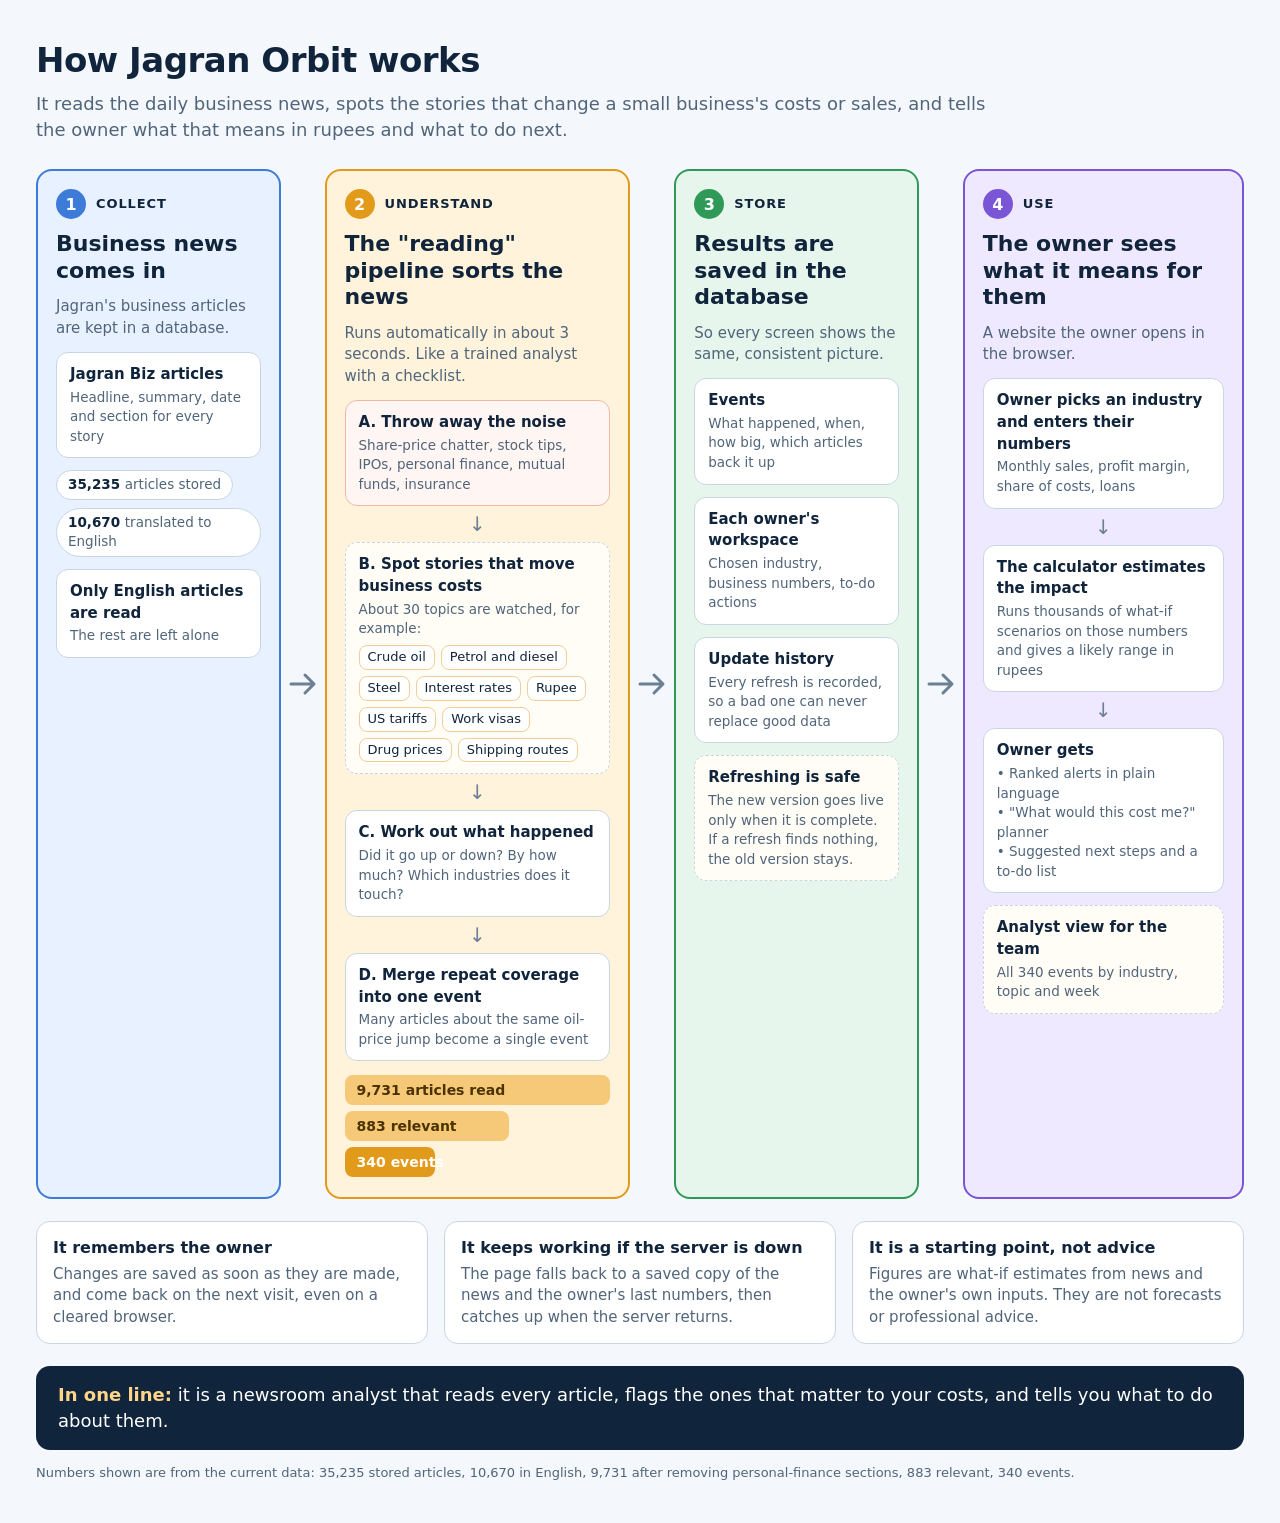
<file: docs/project-flowchart.html>
<!DOCTYPE html>
<html lang="en">
<head>
<meta charset="UTF-8">
<meta name="viewport" content="width=device-width, initial-scale=1">
<title>How Jagran Orbit works</title>
<style>
  :root{
    --ink:#10243b; --muted:#51657a; --line:#c9d5e2; --bg:#f4f7fb;
    --c1:#e8f1ff; --c1s:#3d7bd9;
    --c2:#fff3dc; --c2s:#e29a1a;
    --c3:#e7f6ec; --c3s:#2f9a57;
    --c4:#efe9ff; --c4s:#7a55d6;
  }
  *{box-sizing:border-box}
  body{margin:0;background:var(--bg);color:var(--ink);font:16px/1.45 "Segoe UI",system-ui,-apple-system,Arial,sans-serif}
  .page{max-width:1480px;margin:0 auto;padding:36px 36px 40px}
  h1{margin:0;font-size:34px;letter-spacing:-.5px}
  .sub{margin:6px 0 26px;color:var(--muted);font-size:18px;max-width:980px}

  .flow{display:grid;grid-template-columns:1fr 44px 1.25fr 44px 1fr 44px 1.15fr;align-items:stretch}
  .arrow{display:flex;align-items:center;justify-content:center}
  .arrow svg{width:36px;height:36px}

  .stage{border-radius:16px;padding:18px 18px 20px;border:2px solid;display:flex;flex-direction:column;gap:12px;background:#fff}
  .s1{border-color:var(--c1s);background:var(--c1)}
  .s2{border-color:var(--c2s);background:var(--c2)}
  .s3{border-color:var(--c3s);background:var(--c3)}
  .s4{border-color:var(--c4s);background:var(--c4)}
  .tag{display:inline-flex;align-items:center;gap:10px;font-weight:700;font-size:13px;letter-spacing:.9px;text-transform:uppercase}
  .num{width:30px;height:30px;border-radius:50%;color:#fff;display:inline-flex;align-items:center;justify-content:center;font-size:16px;letter-spacing:0}
  .s1 .num{background:var(--c1s)} .s2 .num{background:var(--c2s)} .s3 .num{background:var(--c3s)} .s4 .num{background:var(--c4s)}
  .stage h2{margin:0;font-size:22px;line-height:1.2}
  .why{margin:0;color:var(--muted);font-size:15px}

  .box{background:#fff;border:1.5px solid var(--line);border-radius:12px;padding:11px 13px;font-size:15px}
  .box b{display:block;margin-bottom:2px}
  .box small{color:var(--muted);font-size:13.5px;display:block}
  .down{align-self:center;color:#6b7f95;font-size:20px;line-height:1;margin:-4px 0}
  .stat{display:flex;gap:8px;flex-wrap:wrap}
  .pill{background:#fff;border:1.5px solid var(--line);border-radius:999px;padding:4px 11px;font-size:13.5px;font-weight:600}
  .pill i{font-style:normal;color:var(--muted);font-weight:500}

  .keep{border-style:dashed;background:#fffdf6}
  .drop{background:#fff5f2;border-color:#f1b8a8}
  .topics{display:flex;flex-wrap:wrap;gap:6px;margin-top:6px}
  .topics span{background:#fff;border:1px solid #f0cf94;border-radius:8px;padding:2px 8px;font-size:13px}

  .funnel{display:flex;flex-direction:column;gap:6px;margin-top:2px}
  .bar{height:30px;border-radius:8px;background:#f6c978;color:#4a3300;font-weight:700;font-size:14px;display:flex;align-items:center;padding:0 12px;white-space:nowrap}

  .band{margin-top:22px;display:grid;grid-template-columns:1fr 1fr 1fr;gap:16px}
  .note{background:#fff;border:1.5px solid var(--line);border-radius:14px;padding:14px 16px}
  .note h3{margin:0 0 4px;font-size:16px}
  .note p{margin:0;color:var(--muted);font-size:15px}
  .analogy{margin-top:22px;background:var(--ink);color:#fff;border-radius:14px;padding:16px 22px;font-size:18px}
  .analogy b{color:#ffd58a}
  .foot{margin-top:14px;color:var(--muted);font-size:13px}
</style>
</head>
<body>
<div class="page">
  <h1>How Jagran Orbit works</h1>
  <p class="sub">It reads the daily business news, spots the stories that change a small business's costs or sales, and tells the owner what that means in rupees and what to do next.</p>

  <div class="flow">
    <!-- 1 -->
    <section class="stage s1">
      <span class="tag"><span class="num">1</span>Collect</span>
      <h2>Business news comes in</h2>
      <p class="why">Jagran's business articles are kept in a database.</p>
      <div class="box"><b>Jagran Biz articles</b><small>Headline, summary, date and section for every story</small></div>
      <div class="stat">
        <span class="pill">35,235 <i>articles stored</i></span>
        <span class="pill">10,670 <i>translated to English</i></span>
      </div>
      <div class="box"><b>Only English articles are read</b><small>The rest are left alone</small></div>
    </section>

    <div class="arrow"><svg viewBox="0 0 36 36" fill="none" stroke="#6b7f95" stroke-width="3" stroke-linecap="round" stroke-linejoin="round"><path d="M6 18h22M20 9l9 9-9 9"/></svg></div>

    <!-- 2 -->
    <section class="stage s2">
      <span class="tag"><span class="num">2</span>Understand</span>
      <h2>The "reading" pipeline sorts the news</h2>
      <p class="why">Runs automatically in about 3 seconds. Like a trained analyst with a checklist.</p>

      <div class="box drop"><b>A. Throw away the noise</b><small>Share-price chatter, stock tips, IPOs, personal finance, mutual funds, insurance</small></div>
      <div class="down">&#8595;</div>
      <div class="box keep"><b>B. Spot stories that move business costs</b>
        <small>About 30 topics are watched, for example:</small>
        <div class="topics"><span>Crude oil</span><span>Petrol and diesel</span><span>Steel</span><span>Interest rates</span><span>Rupee</span><span>US tariffs</span><span>Work visas</span><span>Drug prices</span><span>Shipping routes</span></div>
      </div>
      <div class="down">&#8595;</div>
      <div class="box"><b>C. Work out what happened</b><small>Did it go up or down? By how much? Which industries does it touch?</small></div>
      <div class="down">&#8595;</div>
      <div class="box"><b>D. Merge repeat coverage into one event</b><small>Many articles about the same oil-price jump become a single event</small></div>

      <div class="funnel">
        <div class="bar" style="width:100%">9,731 articles read</div>
        <div class="bar" style="width:62%">883 relevant</div>
        <div class="bar" style="width:34%;background:#e29a1a;color:#fff">340 events</div>
      </div>
    </section>

    <div class="arrow"><svg viewBox="0 0 36 36" fill="none" stroke="#6b7f95" stroke-width="3" stroke-linecap="round" stroke-linejoin="round"><path d="M6 18h22M20 9l9 9-9 9"/></svg></div>

    <!-- 3 -->
    <section class="stage s3">
      <span class="tag"><span class="num">3</span>Store</span>
      <h2>Results are saved in the database</h2>
      <p class="why">So every screen shows the same, consistent picture.</p>
      <div class="box"><b>Events</b><small>What happened, when, how big, which articles back it up</small></div>
      <div class="box"><b>Each owner's workspace</b><small>Chosen industry, business numbers, to-do actions</small></div>
      <div class="box"><b>Update history</b><small>Every refresh is recorded, so a bad one can never replace good data</small></div>
      <div class="box keep"><b>Refreshing is safe</b><small>The new version goes live only when it is complete. If a refresh finds nothing, the old version stays.</small></div>
    </section>

    <div class="arrow"><svg viewBox="0 0 36 36" fill="none" stroke="#6b7f95" stroke-width="3" stroke-linecap="round" stroke-linejoin="round"><path d="M6 18h22M20 9l9 9-9 9"/></svg></div>

    <!-- 4 -->
    <section class="stage s4">
      <span class="tag"><span class="num">4</span>Use</span>
      <h2>The owner sees what it means for them</h2>
      <p class="why">A website the owner opens in the browser.</p>
      <div class="box"><b>Owner picks an industry and enters their numbers</b><small>Monthly sales, profit margin, share of costs, loans</small></div>
      <div class="down">&#8595;</div>
      <div class="box"><b>The calculator estimates the impact</b><small>Runs thousands of what-if scenarios on those numbers and gives a likely range in rupees</small></div>
      <div class="down">&#8595;</div>
      <div class="box"><b>Owner gets</b>
        <small>&bull; Ranked alerts in plain language<br>&bull; "What would this cost me?" planner<br>&bull; Suggested next steps and a to-do list</small></div>
      <div class="box keep"><b>Analyst view for the team</b><small>All 340 events by industry, topic and week</small></div>
    </section>
  </div>

  <div class="band">
    <div class="note"><h3>It remembers the owner</h3><p>Changes are saved as soon as they are made, and come back on the next visit, even on a cleared browser.</p></div>
    <div class="note"><h3>It keeps working if the server is down</h3><p>The page falls back to a saved copy of the news and the owner's last numbers, then catches up when the server returns.</p></div>
    <div class="note"><h3>It is a starting point, not advice</h3><p>Figures are what-if estimates from news and the owner's own inputs. They are not forecasts or professional advice.</p></div>
  </div>

  <div class="analogy"><b>In one line:</b> it is a newsroom analyst that reads every article, flags the ones that matter to your costs, and tells you what to do about them.</div>
  <div class="foot">Numbers shown are from the current data: 35,235 stored articles, 10,670 in English, 9,731 after removing personal-finance sections, 883 relevant, 340 events.</div>
</div>
</body>
</html>
</file>
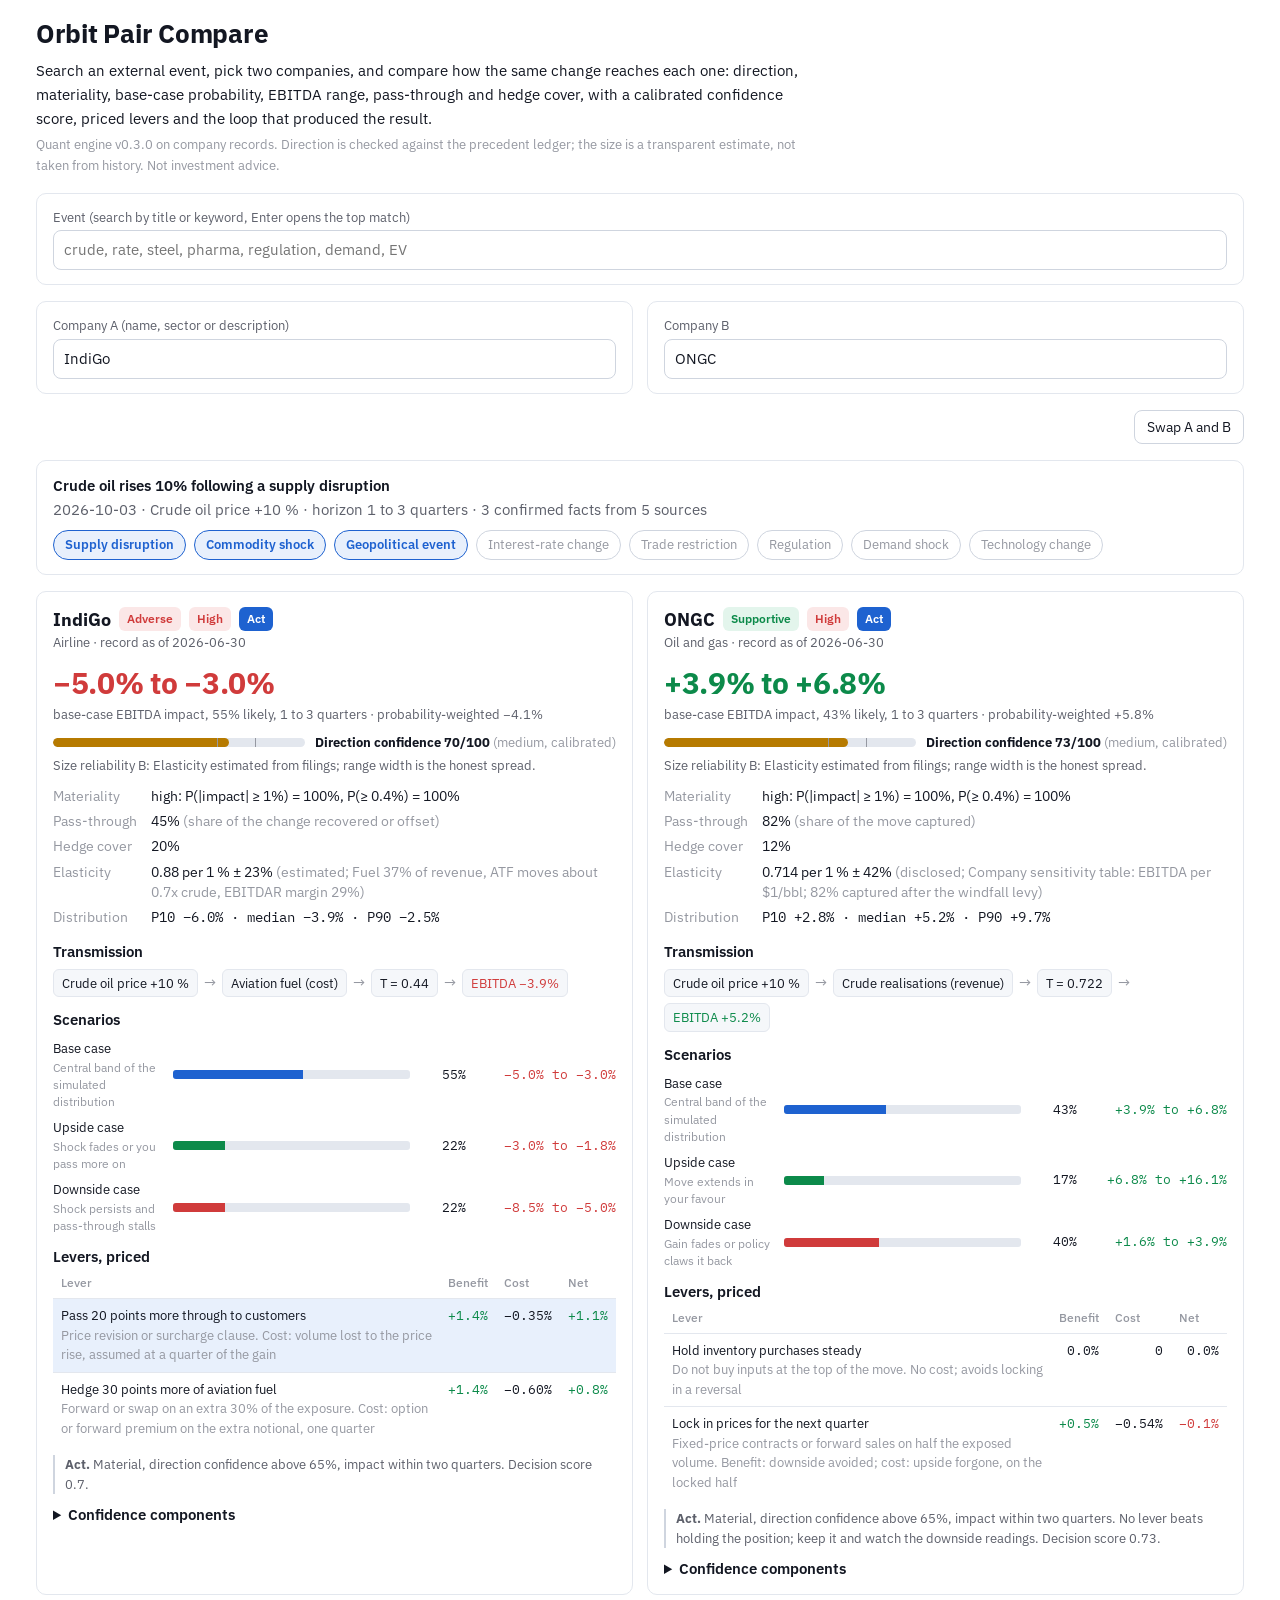
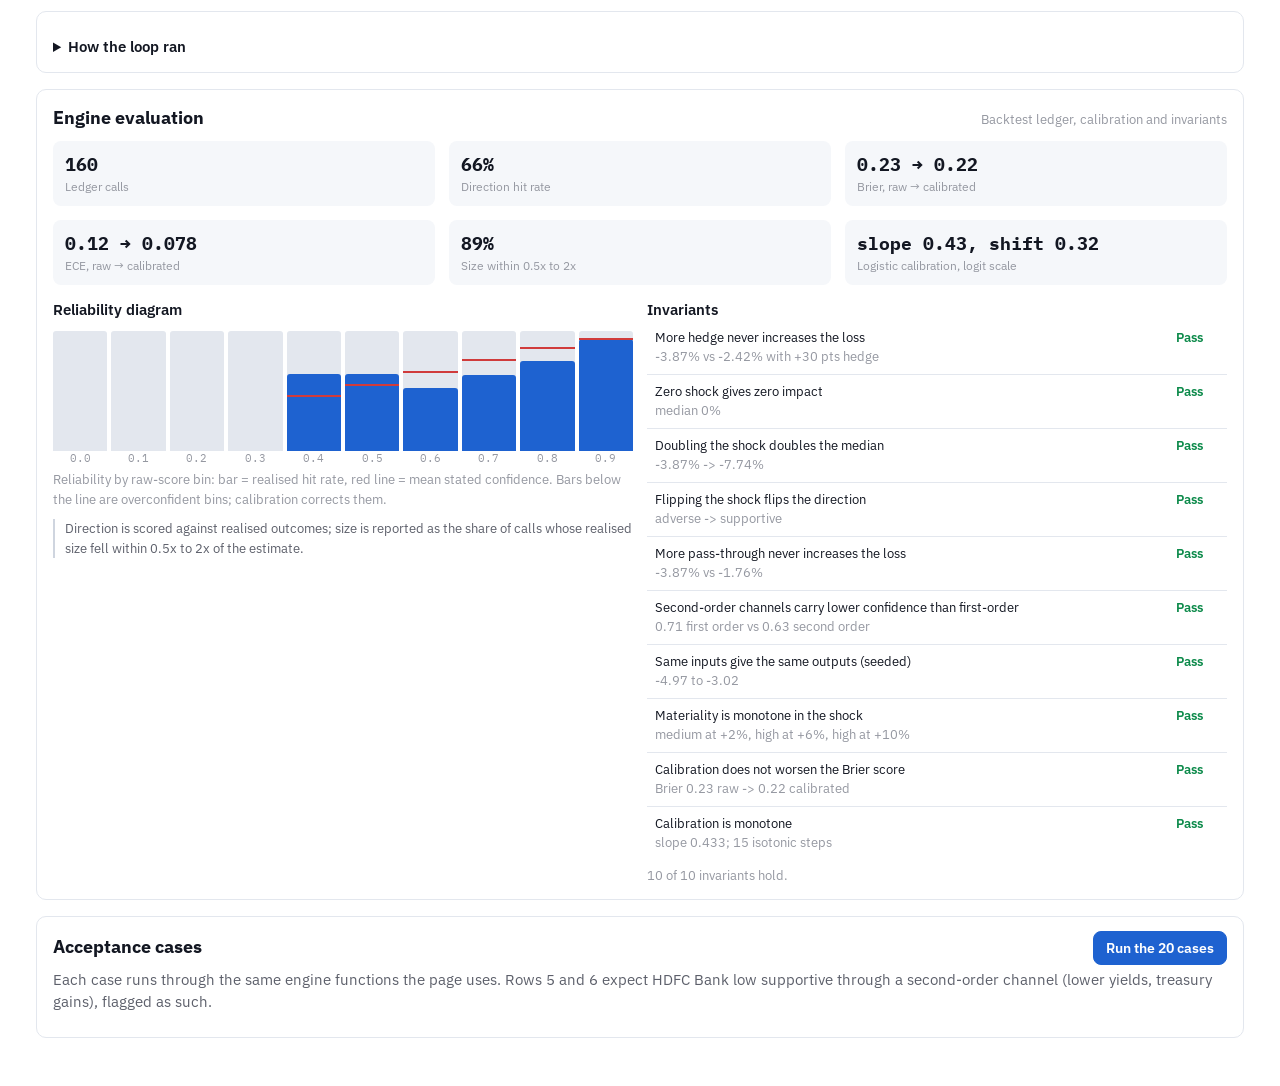
<file: frontend/compare/orbit-compare.html>
<!DOCTYPE html>
<html lang="en">
<head>
<meta charset="UTF-8">
<meta name="viewport" content="width=device-width, initial-scale=1">
</head>
<body>
<title>Orbit Pair Compare</title>
<meta name="claude:viewport-fit-sides" content="cover">
<link rel="stylesheet" href="https://fonts.googleapis.com/css2?family=IBM+Plex+Sans:wght@400;500;600;700&family=IBM+Plex+Mono:wght@400;500;600&display=swap">
<style>
/* Layout: event search on top, two company pickers, two result cards side by side, loop trace, engine evaluation and acceptance panel below; light-first, dark kept. */
:root {
  --bg: #ffffff; --panel: #ffffff; --panel-2: #f5f7fa; --line: #e3e7ee; --line-2: #cfd5df;
  --fg: #131722; --fg-2: #5d606b; --fg-3: #9598a1; --accent: #1e62d0; --accent-soft: #e8f0fc; --on-accent: #ffffff;
  --crit: #d03b3b; --warn: #b67a00; --good: #0c8a4a; --crit-soft: #fbe7e7; --warn-soft: #fff1d3; --good-soft: #e3f5ec;
  --sans: "IBM Plex Sans", "Segoe UI", Arial, sans-serif; --mono: "IBM Plex Mono", "SF Mono", Consolas, monospace; color-scheme: light;
}
@media (prefers-color-scheme: dark) { :root:not([data-theme="light"]) {
  --bg: #0f131a; --panel: #151a23; --panel-2: #1c2230; --line: #283040; --line-2: #36405a; --fg: #e7ecf4; --fg-2: #a5afc3; --fg-3: #6f7b93; --accent: #5b93e8; --accent-soft: #1b2a44; --on-accent: #0f131a;
  --crit: #e66767; --warn: #d9a441; --good: #2fb380; --crit-soft: #3a1d20; --warn-soft: #3a2f14; --good-soft: #14382b; color-scheme: dark; } }
:root[data-theme="dark"] {
  --bg: #0f131a; --panel: #151a23; --panel-2: #1c2230; --line: #283040; --line-2: #36405a; --fg: #e7ecf4; --fg-2: #a5afc3; --fg-3: #6f7b93; --accent: #5b93e8; --accent-soft: #1b2a44; --on-accent: #0f131a;
  --crit: #e66767; --warn: #d9a441; --good: #2fb380; --crit-soft: #3a1d20; --warn-soft: #3a2f14; --good-soft: #14382b; color-scheme: dark; }
* { box-sizing: border-box; }
body { margin: 0; background: var(--bg); color: var(--fg); font-family: var(--sans); font-size: 14.5px; line-height: 1.5; }
.wrap { max-width: 1240px; margin: 0 auto; padding-left: max(16px, env(safe-area-inset-left, 0px)); padding-right: max(16px, env(safe-area-inset-right, 0px)); padding-block: 14px 48px; display: flex; flex-direction: column; gap: 16px; }
h1, h2, h3 { margin: 0; text-wrap: balance; }
h1 { font-size: 26px; font-weight: 700; letter-spacing: -.01em; } h2 { font-size: 18px; font-weight: 700; } h3 { font-size: 14.5px; font-weight: 600; }
p { margin: 0; } .muted { color: var(--fg-2); } .dim { color: var(--fg-3); } .small { font-size: 13px; }
.mono { font-family: var(--mono); font-variant-numeric: tabular-nums; }
.intro { max-width: 780px; font-size: 15px; line-height: 1.6; } .intro small { display: block; color: var(--fg-3); font-size: 13px; margin-top: 4px; }
button, input { font: inherit; color: var(--fg); }
button { cursor: pointer; border-radius: 8px; border: 1px solid var(--line-2); background: var(--panel); padding: 6px 12px; font-size: 13.5px; }
button:hover { background: var(--panel-2); }
button.primary { background: var(--accent); color: var(--on-accent); border-color: var(--accent); font-weight: 600; }
button:focus-visible, input:focus-visible { outline: 2px solid var(--accent); outline-offset: 1px; }
input { background: var(--panel); border: 1px solid var(--line-2); border-radius: 8px; padding: 8px 10px; width: 100%; }
.panel { background: var(--panel); border: 1px solid var(--line); border-radius: 10px; padding: 14px 16px; min-width: 0; }
.search { position: relative; } .search label { display: block; font-size: 12.5px; color: var(--fg-2); margin-bottom: 4px; }
.menu { position: absolute; left: 0; right: 0; top: 100%; z-index: 10; background: var(--panel); border: 1px solid var(--line-2); border-radius: 8px; margin-top: 4px; box-shadow: 0 8px 24px rgba(0,0,0,.12); max-height: 300px; overflow: auto; }
.menu div { padding: 8px 10px; cursor: pointer; border-top: 1px solid var(--line); font-size: 13.5px; } .menu div:first-child { border-top: 0; } .menu div:hover, .menu div[aria-selected="true"] { background: var(--panel-2); }
.menu small { display: block; color: var(--fg-3); font-size: 12px; } .menu .none { color: var(--fg-3); cursor: default; }
.pickers { display: grid; grid-template-columns: 1fr 1fr; gap: 14px; }
.tags { display: flex; flex-wrap: wrap; gap: 8px; }
.tag { border: 1px solid var(--line-2); border-radius: 999px; padding: 4px 11px; font-size: 13px; color: var(--fg-3); } .tag.on { background: var(--accent-soft); border-color: var(--accent); color: var(--accent); font-weight: 600; }
.cards { display: grid; grid-template-columns: 1fr 1fr; gap: 14px; }
.card h2 { display: flex; flex-wrap: wrap; gap: 8px; align-items: center; }
.pill { display: inline-block; font-size: 12px; font-weight: 600; border-radius: 6px; padding: 3px 8px; white-space: nowrap; }
.pill.adverse, .pill.high { background: var(--crit-soft); color: var(--crit); } .pill.supportive, .pill.low { background: var(--good-soft); color: var(--good); } .pill.medium { background: var(--warn-soft); color: var(--warn); } .pill.none, .pill.plain { background: var(--panel-2); color: var(--fg-2); border: 1px solid var(--line); }
.pill.Act { background: var(--accent); color: var(--on-accent); } .pill.Prepare { background: var(--warn-soft); color: var(--warn); } .pill.Monitor, .pill.Ignore { background: var(--panel-2); color: var(--fg-2); border: 1px solid var(--line); }
.big { font-size: 30px; font-weight: 700; letter-spacing: -.01em; font-variant-numeric: tabular-nums; margin-top: 8px; }
.neg { color: var(--crit); } .pos { color: var(--good); }
.kv { display: grid; grid-template-columns: max-content 1fr; gap: 5px 14px; font-size: 13.5px; margin-top: 10px; } .kv dt { color: var(--fg-3); } .kv dd { margin: 0; }
.meter { height: 9px; border-radius: 9px; background: var(--line); position: relative; overflow: hidden; } .meter .fill { height: 100%; border-radius: 9px; } .meter i { position: absolute; top: 0; bottom: 0; width: 1px; background: var(--fg-3); }
.mrow { display: grid; grid-template-columns: 1fr auto; gap: 10px; align-items: center; margin-top: 8px; font-size: 13px; }
.scen { display: grid; grid-template-columns: 110px 1fr 46px 140px; gap: 6px 10px; align-items: center; font-size: 13px; margin-top: 8px; }
.scen .pb { height: 9px; background: var(--line); border-radius: 3px; overflow: hidden; } .scen .pb div { height: 100%; } .scen .pct, .scen .rng { font-family: var(--mono); text-align: right; } .scen small { display: block; color: var(--fg-3); font-size: 11.5px; }
.flow { display: flex; flex-wrap: wrap; gap: 6px; margin-top: 6px; } .flow span { border: 1px solid var(--line); border-radius: 6px; padding: 4px 8px; background: var(--panel-2); font-size: 12.5px; } .flow i { align-self: center; color: var(--fg-3); font-style: normal; }
.comp { display: grid; grid-template-columns: 1fr 90px 40px; gap: 6px 10px; align-items: center; font-size: 12.5px; margin-top: 4px; } .comp .pb { height: 7px; background: var(--line); border-radius: 3px; overflow: hidden; } .comp .pb div { height: 100%; background: var(--accent); } .comp .n { font-family: var(--mono); text-align: right; } .comp small { display: block; color: var(--fg-3); font-size: 11.5px; }
details summary { cursor: pointer; font-weight: 600; } details { margin-top: 10px; }
.steps { margin: 10px 0 0; padding-left: 20px; font-size: 13.5px; } .steps li { margin: 4px 0; } .steps b { font-weight: 600; }
.note { font-size: 13px; color: var(--fg-2); border-left: 2px solid var(--line-2); padding-left: 10px; margin-top: 10px; }
.tbl { width: 100%; border-collapse: collapse; font-size: 13px; } .tbl th { text-align: left; font-weight: 500; color: var(--fg-3); font-size: 12px; padding: 6px 8px; border-bottom: 1px solid var(--line); } .tbl td { padding: 7px 8px; border-bottom: 1px solid var(--line); vertical-align: top; } .tbl tr:last-child td { border-bottom: 0; } .tbl td.n { font-family: var(--mono); text-align: right; white-space: nowrap; }
.tbl tr.top td { background: var(--accent-soft); }
.scroll { overflow-x: auto; }
.pass { color: var(--good); font-weight: 600; } .fail { color: var(--crit); font-weight: 600; }
.warnbox { background: var(--warn-soft); color: var(--fg); border-radius: 8px; padding: 10px 12px; font-size: 13.5px; }
.g3 { display: grid; grid-template-columns: repeat(3, minmax(0, 1fr)); gap: 14px; } .g2 { display: grid; grid-template-columns: 1fr 1fr; gap: 14px; }
.stat { background: var(--panel-2); border-radius: 8px; padding: 10px 12px; } .stat .v { font-family: var(--mono); font-size: 18px; font-weight: 700; } .stat .l { font-size: 12px; color: var(--fg-3); }
.rel { display: grid; grid-template-columns: repeat(10, 1fr); gap: 4px; align-items: end; height: 120px; margin-top: 10px; } .rel .bar { background: var(--line); border-radius: 3px 3px 0 0; position: relative; height: 100%; } .rel .bar div { position: absolute; left: 0; right: 0; bottom: 0; background: var(--accent); border-radius: 3px 3px 0 0; } .rel .bar i { position: absolute; left: 0; right: 0; height: 2px; background: var(--crit); }
.rel-x { display: grid; grid-template-columns: repeat(10, 1fr); gap: 4px; font-size: 10.5px; color: var(--fg-3); font-family: var(--mono); text-align: center; }
@media (max-width: 760px) { .pickers, .cards, .g2 { grid-template-columns: 1fr; } .g3 { grid-template-columns: 1fr; } .scen { grid-template-columns: 90px 1fr 40px 110px; } }
</style>

<div class="wrap">
  <div><h1>Orbit Pair Compare</h1><p class="intro" style="margin-top:6px">Search an external event, pick two companies, and compare how the same change reaches each one: direction, materiality, base-case probability, EBITDA range, pass-through and hedge cover, with a calibrated confidence score, priced levers and the loop that produced the result.<small>Quant engine v<span id="ver"></span> on company records. Direction is checked against the precedent ledger; the size is a transparent estimate, not taken from history. Not investment advice.</small></p></div>

  <div class="panel"><div class="search"><label for="evq">Event (search by title or keyword, Enter opens the top match)</label><input id="evq" placeholder="crude, rate, steel, pharma, regulation, demand, EV" autocomplete="off"><div class="menu" id="evmenu" hidden></div></div></div>

  <div class="pickers">
    <div class="panel"><div class="search"><label for="lq">Company A (name, sector or description)</label><input id="lq" placeholder="e.g. bank, ticket, IndiGo" autocomplete="off"><div class="menu" id="lmenu" hidden></div></div></div>
    <div class="panel"><div class="search"><label for="rq">Company B</label><input id="rq" placeholder="e.g. ONGC" autocomplete="off"><div class="menu" id="rmenu" hidden></div></div></div>
  </div>
  <div style="display:flex;justify-content:flex-end"><button id="swap" type="button" title="Swap Company A and Company B">Swap A and B</button></div>
  <div id="warn" class="warnbox" hidden></div>

  <div class="panel"><h3 id="evtitle"></h3><p class="muted" id="evsub" style="margin-top:2px"></p><div class="tags" id="tags" style="margin-top:10px"></div></div>
  <div class="cards" id="cards"></div>
  <div class="panel"><details id="loop"><summary>How the loop ran</summary><div id="loopbody" class="g2"></div></details></div>

  <div class="panel"><div style="display:flex;justify-content:space-between;flex-wrap:wrap;gap:8px;align-items:baseline"><h2>Engine evaluation</h2><span class="dim small">Backtest ledger, calibration and invariants</span></div><div id="eval" style="margin-top:10px"></div></div>
  <div class="panel"><div style="display:flex;justify-content:space-between;flex-wrap:wrap;gap:8px;align-items:baseline"><h2>Acceptance cases</h2><button class="primary" id="runCases" type="button">Run the 20 cases</button></div><p class="muted" style="margin-top:4px">Each case runs through the same engine functions the page uses. Rows 5 and 6 expect HDFC Bank low supportive through a second-order channel (lower yields, treasury gains), flagged as such.</p><div id="cases" style="margin-top:10px"></div></div>
</div>

<script>
/*
 * Orbit Quant Engine: event to EBITDA, with scenario bands, materiality, calibrated confidence and a decision layer.
 * Runs in Node (tests, CLI) and in the browser (window.OrbitQuant). No dependencies.
 *
 * Pipeline per (event, company):
 *   verify sources -> map channels (first order, plus second order through event links) -> shock distribution
 *   -> Monte Carlo transmission -> scenario bands -> materiality -> confidence (components, isotonic calibration)
 *   -> levers and decision -> audit trace
 *
 * Units: EBITDA impact is in percent of EBITDA. Variable moves are in the event's unit (%, bps or pts).
 * A channel's beta is the median EBITDA % change per 1 unit of the variable (per 100 bps for rate-type variables)
 * before pass-through, hedge and substitution. sigmaC is the lognormal uncertainty on beta.
 */
(function (root, factory) {
  if (typeof module === 'object' && module.exports) module.exports = factory(); else root.OrbitQuant = factory();
})(typeof self !== 'undefined' ? self : this, function () {
  'use strict';

  // ------------------------------------------------------------------ numerics
  function mulberry32(a) { return function () { a |= 0; a = a + 0x6D2B79F5 | 0; let t = Math.imul(a ^ a >>> 15, 1 | a); t = t + Math.imul(t ^ t >>> 7, 61 | t) ^ t; return ((t ^ t >>> 14) >>> 0) / 4294967296; }; }
  function hash(s) { let h = 2166136261; for (let i = 0; i < s.length; i++) { h ^= s.charCodeAt(i); h = Math.imul(h, 16777619); } return h >>> 0; }
  function gaussians(rng, n) { const out = new Float64Array(n); for (let i = 0; i < n; i += 2) { let u = 0, v = 0; while (u === 0) u = rng(); while (v === 0) v = rng(); const r = Math.sqrt(-2 * Math.log(u)), t = 2 * Math.PI * v; out[i] = r * Math.cos(t); if (i + 1 < n) out[i + 1] = r * Math.sin(t); } return out; }
  // Acklam's inverse normal CDF
  function qnorm(p) { const a = [-3.969683028665376e+01, 2.209460984245205e+02, -2.759285104469687e+02, 1.383577518672690e+02, -3.066479806614716e+01, 2.506628277459239e+00], b = [-5.447609879822406e+01, 1.615858368580409e+02, -1.556989798598866e+02, 6.680131188771972e+01, -1.328068155288572e+01], c = [-7.784894002430293e-03, -3.223964580411365e-01, -2.400758277161838e+00, -2.549732539343734e+00, 4.374664141464968e+00, 2.938163982698783e+00], d = [7.784695709041462e-03, 3.224671290700398e-01, 2.445134137142996e+00, 3.754408661907416e+00]; const pl = 0.02425, ph = 1 - pl; let q, r; if (p < pl) { q = Math.sqrt(-2 * Math.log(p)); return (((((c[0] * q + c[1]) * q + c[2]) * q + c[3]) * q + c[4]) * q + c[5]) / ((((d[0] * q + d[1]) * q + d[2]) * q + d[3]) * q + 1); } if (p <= ph) { q = p - 0.5; r = q * q; return (((((a[0] * r + a[1]) * r + a[2]) * r + a[3]) * r + a[4]) * r + a[5]) * q / (((((b[0] * r + b[1]) * r + b[2]) * r + b[3]) * r + b[4]) * r + 1); } q = Math.sqrt(-2 * Math.log(1 - p)); return -(((((c[0] * q + c[1]) * q + c[2]) * q + c[3]) * q + c[4]) * q + c[5]) / ((((d[0] * q + d[1]) * q + d[2]) * q + d[3]) * q + 1); }
  function quantile(sorted, p) { const i = (sorted.length - 1) * p, lo = Math.floor(i), hi = Math.ceil(i); return sorted[lo] + (sorted[hi] - sorted[lo]) * (i - lo); }
  const clamp = (x, a, b) => Math.max(a, Math.min(b, x));
  const r1 = x => Math.round(x * 10) / 10, r2 = x => Math.round(x * 100) / 100, r3 = x => Math.round(x * 1000) / 1000;

  // Pool-adjacent-violators isotonic regression: returns a monotone step map raw -> calibrated
  function isotonic(pairs) {
    const pts = pairs.slice().sort((a, b) => a[0] - b[0]);
    const blocks = pts.map(p => ({ sum: p[1], n: 1, lo: p[0], hi: p[0] }));
    let i = 0;
    while (i < blocks.length - 1) {
      if (blocks[i].sum / blocks[i].n > blocks[i + 1].sum / blocks[i + 1].n) {
        const m = { sum: blocks[i].sum + blocks[i + 1].sum, n: blocks[i].n + blocks[i + 1].n, lo: blocks[i].lo, hi: blocks[i + 1].hi };
        blocks.splice(i, 2, m); if (i > 0) i--;
      } else i++;
    }
    const steps = blocks.map(b => ({ x: (b.lo + b.hi) / 2, y: b.sum / b.n, lo: b.lo, hi: b.hi, n: b.n }));
    const predict = x => { if (!steps.length) return x; if (x <= steps[0].x) return steps[0].y; if (x >= steps[steps.length - 1].x) return steps[steps.length - 1].y; for (let k = 0; k < steps.length - 1; k++) { const a = steps[k], b = steps[k + 1]; if (x >= a.x && x <= b.x) return a.y + (b.y - a.y) * (x - a.x) / (b.x - a.x || 1); } return x; };
    return { steps, predict };
  }

  // Platt scaling: logistic fit of hit ~ a + b * logit(raw) by Newton's method. Smooth and monotone; used for the live score. Isotonic bins stay as the diagnostic.
  function platt(pairs) {
    const logit = p => Math.log(clamp(p, 1e-4, 1 - 1e-4) / (1 - clamp(p, 1e-4, 1 - 1e-4))), sig = z => 1 / (1 + Math.exp(-z));
    let a = 0, b = 1;
    for (let it = 0; it < 25; it++) {
      let g0 = 0, g1 = 0, h00 = 0, h01 = 0, h11 = 0;
      pairs.forEach(([x, y]) => { const z = logit(x), p = sig(a + b * z), w = p * (1 - p); g0 += p - y; g1 += (p - y) * z; h00 += w; h01 += w * z; h11 += w * z * z; });
      h00 += 1e-3; h11 += 1e-3; // ridge
      const det = h00 * h11 - h01 * h01; if (Math.abs(det) < 1e-12) break;
      const da = (h11 * g0 - h01 * g1) / det, db = (h00 * g1 - h01 * g0) / det; a -= da; b -= db; if (Math.abs(da) + Math.abs(db) < 1e-9) break;
    }
    return { a: r3(a), b: r3(b), predict: x => sig(a + b * logit(x)) };
  }

  // ------------------------------------------------------------------ data: tags, events, companies
  const TAGS = ['Supply disruption', 'Commodity shock', 'Geopolitical event', 'Interest-rate change', 'Trade restriction', 'Regulation', 'Demand shock', 'Technology change'];

  // sigmaE: lognormal dispersion of the realised move around the stated magnitude. hit: precedent direction hit rate for this event type.
  const EVENTS = [
    { id: 'crude', title: 'Crude oil rises 10% following a supply disruption', keys: ['crude', 'oil', 'brent', 'supply'], tags: ['Supply disruption', 'Commodity shock', 'Geopolitical event'], date: '2026-10-03', horizonQ: 2, horizonText: '1 to 3 quarters',
      variable: { name: 'crude', label: 'Crude oil price', unit: '%', magnitude: 10 }, sigmaE: 0.25, hit: 0.70,
      precedents: [{ title: '2022 supply shock', sim: 0.82, outcome: 'Airline EBITDA fell 4 to 6%; upstream EBITDA rose 5 to 8%' }, { title: '2019 Abqaiq attack', sim: 0.66, outcome: 'Crude +15% for three weeks, then normalised' }],
      sources: [{ src: 'Exchange settlement (Brent)', cred: 0.99, type: 'FACT', claim: 'move' }, { src: 'Wire service', cred: 0.92, type: 'FACT', claim: 'outage' }, { src: 'OMC price notice', cred: 0.9, type: 'FACT', claim: 'retail' }, { src: 'Transport association', cred: 0.65, type: 'CLAIM', claim: 'freight' }, { src: 'Analyst note', cred: 0.6, type: 'PREDICTION', claim: 'polymer' }] },
    { id: 'rate', title: 'The policy rate rises by 50 basis points', keys: ['rate', 'repo', 'policy', 'interest', 'mpc'], tags: ['Interest-rate change'], date: '2026-10-09', horizonQ: 2, horizonText: '1 to 2 quarters',
      variable: { name: 'rate', label: 'Policy rate', unit: 'bps', magnitude: 50 }, sigmaE: 0.20, hit: 0.72,
      precedents: [{ title: '2022 to 2023 hiking cycle', sim: 0.88, outcome: 'Private bank NIM widened 20 to 35 bps; auto volume growth slowed' }],
      sources: [{ src: 'Central bank statement', cred: 0.99, type: 'FACT', claim: 'hike' }, { src: 'Wire service', cred: 0.95, type: 'FACT', claim: 'hike' }, { src: 'Bank circular', cred: 0.9, type: 'FACT', claim: 'reset' }, { src: 'Columnist', cred: 0.5, type: 'INTERPRETATION', claim: 'stance' }] },
    { id: 'steel', title: 'Steel prices rise 12% in a commodity shock', keys: ['steel', 'hrc', 'commodity', 'metal'], tags: ['Commodity shock'], date: '2026-10-07', horizonQ: 2, horizonText: '1 to 3 quarters',
      variable: { name: 'steel', label: 'Steel price', unit: '%', magnitude: 12 }, sigmaE: 0.30, hit: 0.70,
      precedents: [{ title: '2021 steel rally', sim: 0.8, outcome: 'Auto OEM margins fell 100 to 250 bps; metal producers gained' }, { title: '2016 minimum import price', sim: 0.72, outcome: 'Domestic steel +9% for two quarters' }],
      sources: [{ src: 'Exchange data (HRC)', cred: 0.97, type: 'FACT', claim: 'move' }, { src: 'Mill price circular', cred: 0.9, type: 'FACT', claim: 'move' }, { src: 'Trade daily', cred: 0.7, type: 'CLAIM', claim: 'further' }, { src: 'Regional newspaper', cred: 0.55, type: 'CLAIM', claim: 'move', conflict: true }] },
    { id: 'pharma', title: 'A trade restriction cuts a key drug intermediate by 15%', keys: ['pharma', 'drug', 'intermediate', 'api', 'trade'], tags: ['Trade restriction'], date: '2026-10-01', horizonQ: 2, horizonText: '1 to 3 quarters',
      variable: { name: 'intermediate', label: 'Drug intermediate price', unit: '%', magnitude: 15 }, sigmaE: 0.35, hit: 0.68,
      precedents: [{ title: '2020 API supply squeeze', sim: 0.78, outcome: 'Formulation makers lost 150 to 300 bps of margin; domestic API makers gained' }],
      sources: [{ src: 'Customs notification', cred: 0.96, type: 'FACT', claim: 'restriction' }, { src: 'Wire service', cred: 0.92, type: 'FACT', claim: 'restriction' }, { src: 'Importer association', cred: 0.68, type: 'CLAIM', claim: 'quotes' }, { src: 'Broker note', cred: 0.6, type: 'PREDICTION', claim: 'duration' }] },
    { id: 'regulation', title: 'A regulation cuts essential drug prices by 8%', keys: ['regulation', 'price control', 'nppa', 'essential', 'drug prices'], tags: ['Regulation'], date: '2026-10-05', horizonQ: 2, horizonText: '1 to 2 quarters',
      variable: { name: 'drug_price', label: 'Essential drug prices', unit: '%', magnitude: -8 }, sigmaE: 0.20, hit: 0.74,
      precedents: [{ title: '2013 drug price control order', sim: 0.8, outcome: 'Affected portfolios lost 2 to 4% of EBITDA over two quarters' }],
      sources: [{ src: 'Gazette notification', cred: 0.98, type: 'FACT', claim: 'cut' }, { src: 'PIB release', cred: 0.95, type: 'FACT', claim: 'cut' }, { src: 'Industry body', cred: 0.65, type: 'CLAIM', claim: 'impact' }],
      secondOrder: [{ variable: 'bond_yield', label: 'Government bond yields', unit: 'bps', magnitude: -8, sigma: 0.60, hit: 0.55, path: ['Essential drug prices -8%', 'CPI about -0.08 pp', 'Bond yields about -8 bps'] }] },
    { id: 'demand', title: 'Enterprise technology budgets fall 8%', keys: ['demand', 'technology budgets', 'it spend', 'enterprise', 'tech'], tags: ['Demand shock'], date: '2026-10-02', horizonQ: 2, horizonText: '1 to 3 quarters',
      variable: { name: 'tech_budget', label: 'Enterprise technology budgets', unit: '%', magnitude: -8 }, sigmaE: 0.35, hit: 0.66,
      precedents: [{ title: '2009 and 2023 IT spending cuts', sim: 0.74, outcome: 'Indian IT services EBITDA fell 2 to 4% with a two-quarter lag' }],
      sources: [{ src: 'Industry survey (n=400 CIOs)', cred: 0.85, type: 'FACT', claim: 'cut' }, { src: 'Wire service', cred: 0.9, type: 'FACT', claim: 'cut' }, { src: 'Broker note', cred: 0.6, type: 'PREDICTION', claim: 'deal flow' }],
      secondOrder: [{ variable: 'bond_yield', label: 'Government bond yields', unit: 'bps', magnitude: -10, sigma: 0.77, hit: 0.55, path: ['Technology budgets -8%', 'IT exports and hiring soften', 'Growth expectations lower, yields about -10 bps'] }] },
    { id: 'ev', title: 'EV share of new cars rises by 6 points', keys: ['ev', 'electric', 'electric vehicle', 'ev share'], tags: ['Technology change'], date: '2026-09-29', horizonQ: 3, horizonText: '2 to 4 quarters',
      variable: { name: 'ev_share', label: 'EV share of new cars', unit: 'pts', magnitude: 6 }, sigmaE: 0.40, hit: 0.60,
      precedents: [{ title: 'China 2020 to 2023 EV adoption', sim: 0.62, outcome: 'EV-led OEMs gained share; fuel demand growth slowed' }],
      sources: [{ src: 'Registration data (VAHAN)', cred: 0.95, type: 'FACT', claim: 'share' }, { src: 'Wire service', cred: 0.9, type: 'FACT', claim: 'share' }, { src: 'Consultant report', cred: 0.6, type: 'PREDICTION', claim: 'trajectory' }, { src: 'Social media post', cred: 0.3, type: 'CLAIM', claim: 'share', conflict: true }] },
  ];

  // Channel fields: variable, kind (cost | revenue | finance | demand | treasury), share (of revenue), beta, sigmaC, passThrough, lagQ, hedge, substitution, policyRisk, source (disclosed | estimated | second-order), basis
  // kind decides the transmission factor T: cost and demand -> (1 - passThrough); revenue, finance and treasury -> passThrough; all x (1 - hedge) x (1 - substitution)
  const COMPANIES = [
    { id: 'indigo', name: 'IndiGo', sector: 'Airline', margin: 0.29, asOf: '2026-06-30', desc: 'Sells air tickets; largest domestic airline. Fuel is the biggest cost line and is only partly hedged.',
      channels: [{ variable: 'crude', kind: 'cost', name: 'Aviation fuel', share: 0.37, beta: 0.880, sigmaC: 0.228, passThrough: 0.45, lagQ: 1, hedge: 0.20, substitution: 0, policyRisk: 0, source: 'estimated', basis: 'Fuel 37% of revenue, ATF moves about 0.7x crude, EBITDAR margin 29%' }] },
    { id: 'spicejet', name: 'SpiceJet', sector: 'Airline', margin: 0.12, asOf: '2026-06-30', desc: 'Sells air tickets; low-cost carrier with a thin margin and almost no fuel hedging.',
      channels: [{ variable: 'crude', kind: 'cost', name: 'Aviation fuel', share: 0.40, beta: 0.723, sigmaC: 0.221, passThrough: 0.40, lagQ: 1, hedge: 0.05, substitution: 0, policyRisk: 0, source: 'estimated', basis: 'Fuel 40% of revenue, thin margin amplifies the percentage effect' }] },
    { id: 'airindia', name: 'Air India', sector: 'Airline', margin: 0.15, asOf: '2026-06-30', desc: 'Sells air tickets; full-service carrier with a large international network and a sizeable fuel hedge.',
      channels: [{ variable: 'crude', kind: 'cost', name: 'Aviation fuel', share: 0.35, beta: 0.848, sigmaC: 0.236, passThrough: 0.42, lagQ: 1, hedge: 0.42, substitution: 0, policyRisk: 0, source: 'estimated', basis: 'Fuel 35% of revenue, 42% hedged for the next two quarters' }] },
    { id: 'ongc', name: 'ONGC', sector: 'Oil and gas', margin: 0.45, asOf: '2026-06-30', desc: 'Oil and gas producer; realisations track crude but a windfall levy caps the upside.',
      channels: [{ variable: 'crude', kind: 'revenue', name: 'Crude realisations', share: 0.75, beta: 0.714, sigmaC: 0.421, passThrough: 0.82, lagQ: 1, hedge: 0.12, substitution: 0, policyRisk: 0.40, source: 'disclosed', basis: 'Company sensitivity table: EBITDA per $1/bbl; 82% captured after the windfall levy' },
        { variable: 'ev_share', kind: 'demand', signUp: -1, name: 'Domestic fuel demand', share: 0.75, beta: 0.299, sigmaC: 0.549, passThrough: 0.20, lagQ: 2, hedge: 0.12, substitution: 0, policyRisk: 0, source: 'estimated', basis: 'Petrol demand growth slows about 0.5 pp per EV share point' }] },
    { id: 'oilindia', name: 'Oil India', sector: 'Oil and gas', margin: 0.42, asOf: '2026-06-30', desc: 'Oil and gas producer in the north-east; realisations track crude.',
      channels: [{ variable: 'crude', kind: 'revenue', name: 'Crude realisations', share: 0.70, beta: 0.520, sigmaC: 0.402, passThrough: 0.80, lagQ: 1, hedge: 0.10, substitution: 0, policyRisk: 0.30, source: 'estimated', basis: 'Realisations 70% of revenue; windfall levy applies above a threshold' }] },
    { id: 'ioc', name: 'Indian Oil', sector: 'Oil refining and marketing', margin: 0.08, asOf: '2026-06-30', desc: 'Refiner and fuel retailer; crude is the input and retail prices lag.',
      channels: [{ variable: 'crude', kind: 'cost', name: 'Crude input', share: 0.85, beta: 0.481, sigmaC: 0.228, passThrough: 0.30, lagQ: 1, hedge: 0.08, substitution: 0, policyRisk: 0.2, source: 'estimated', basis: 'Retail price lag; marketing margin absorbs the first weeks' }] },
    { id: 'bpcl', name: 'BPCL', sector: 'Oil refining and marketing', margin: 0.09, asOf: '2026-06-30', desc: 'Refiner and fuel retailer with a larger hedge book than peers.',
      channels: [{ variable: 'crude', kind: 'cost', name: 'Crude input', share: 0.84, beta: 0.441, sigmaC: 0.238, passThrough: 0.35, lagQ: 1, hedge: 0.14, substitution: 0, policyRisk: 0.2, source: 'estimated', basis: 'Retail price lag; 14% of crude purchases hedged' }] },
    { id: 'vedanta', name: 'Vedanta', sector: 'Metals and mining', margin: 0.30, asOf: '2026-06-30', desc: 'Diversified metals and oil producer: zinc, aluminium, iron ore and Cairn oil.',
      channels: [{ variable: 'steel', kind: 'revenue', name: 'Iron ore and metal realisations', share: 0.55, beta: 0.442, sigmaC: 0.347, passThrough: 0.80, lagQ: 1, hedge: 0, substitution: 0, policyRisk: 0, source: 'estimated', basis: 'Iron ore and ferrous realisations track steel with a one-quarter lag' },
        { variable: 'crude', kind: 'revenue', name: 'Oil and gas realisations (Cairn)', share: 0.20, beta: 0.323, sigmaC: 0.351, passThrough: 0.70, lagQ: 1, hedge: 0, substitution: 0, policyRisk: 0.2, source: 'estimated', basis: 'Cairn oil about 20% of revenue, net of profit petroleum and levy' }] },
    { id: 'hdfc', name: 'HDFC Bank', sector: 'Bank', margin: 0.55, asOf: '2026-06-30', desc: 'Private sector bank; net interest margin widens when policy rates rise.',
      channels: [{ variable: 'rate', kind: 'finance', name: 'Net interest margin', share: 0.80, beta: 8.081, sigmaC: 0.402, passThrough: 0.70, lagQ: 1, hedge: 0, substitution: 0, policyRisk: 0, source: 'disclosed', basis: 'Interest-rate sensitivity table: NII +5.7% per 100 bps; 70% of the policy move reaches the book' },
        { variable: 'bond_yield', kind: 'treasury', name: 'Treasury book (AFS) mark-to-market', share: 0.10, beta: 3.7, sigmaC: 0.38, passThrough: 1.0, lagQ: 1, hedge: 0, substitution: 0, policyRisk: 0, source: 'second-order', basis: 'AFS book duration about 2.5 years; +3.7% of PPOP per 100 bps fall in yields' }] },
    { id: 'icici', name: 'ICICI Bank', sector: 'Bank', margin: 0.55, asOf: '2026-06-30', desc: 'Private sector bank with a large floating-rate loan book.',
      channels: [{ variable: 'rate', kind: 'finance', name: 'Net interest margin', share: 0.80, beta: 6.788, sigmaC: 0.402, passThrough: 0.75, lagQ: 1, hedge: 0, substitution: 0, policyRisk: 0, source: 'disclosed', basis: 'Interest-rate sensitivity table; 75% of the policy move reaches the book' }] },
    { id: 'sbi', name: 'State Bank of India', sector: 'Bank', margin: 0.50, asOf: '2026-06-30', desc: 'Largest public sector bank; deposit franchise reprices slowly.',
      channels: [{ variable: 'rate', kind: 'finance', name: 'Net interest margin', share: 0.80, beta: 6.171, sigmaC: 0.402, passThrough: 0.55, lagQ: 1, hedge: 0, substitution: 0, policyRisk: 0, source: 'disclosed', basis: 'Interest-rate sensitivity table; 55% of the policy move reaches the book' }] },
    { id: 'axis', name: 'Axis Bank', sector: 'Bank', margin: 0.52, asOf: '2026-06-30', desc: 'Private sector bank; corporate and retail lending.',
      channels: [{ variable: 'rate', kind: 'finance', name: 'Net interest margin', share: 0.80, beta: 6.465, sigmaC: 0.402, passThrough: 0.70, lagQ: 1, hedge: 0, substitution: 0, policyRisk: 0, source: 'disclosed', basis: 'Interest-rate sensitivity table; 70% of the policy move reaches the book' }] },
    { id: 'maruti', name: 'Maruti Suzuki', sector: 'Car manufacturer', margin: 0.12, asOf: '2026-06-30', desc: 'Largest car maker; steel is the biggest raw material and buyers depend on car loans.',
      channels: [{ variable: 'steel', kind: 'cost', name: 'Steel and raw materials', share: 0.33, beta: 0.253, sigmaC: 0.382, passThrough: 0.40, lagQ: 1, hedge: 0.05, substitution: 0, policyRisk: 0, source: 'estimated', basis: 'Raw materials 33% of revenue, steel about half of that' },
        { variable: 'rate', kind: 'demand', signUp: -1, name: 'Car-loan financed demand', share: 0.80, beta: 4.041, sigmaC: 0.402, passThrough: 0.30, lagQ: 1, hedge: 0, substitution: 0, policyRisk: 0, source: 'estimated', basis: '80% of sales financed; volumes fall about 1% per 50 bps' }] },
    { id: 'tata', name: 'Tata Motors', sector: 'Car manufacturer', margin: 0.13, asOf: '2026-06-30', desc: 'Car, EV and truck maker; leads domestic EV sales.',
      channels: [{ variable: 'ev_share', kind: 'revenue', name: 'EV volume and mix', share: 0.15, beta: 0.673, sigmaC: 0.323, passThrough: 0.70, lagQ: 1, hedge: 0, substitution: 0, policyRisk: 0, source: 'estimated', basis: 'EV share of domestic sales about 70% of the incremental EV market' },
        { variable: 'steel', kind: 'cost', name: 'Steel and raw materials', share: 0.35, beta: 0.238, sigmaC: 0.347, passThrough: 0.45, lagQ: 1, hedge: 0.10, substitution: 0, policyRisk: 0, source: 'estimated', basis: 'Raw materials 35% of revenue' }] },
    { id: 'hero', name: 'Hero MotoCorp', sector: 'Two-wheeler manufacturer', margin: 0.14, asOf: '2026-06-30', desc: 'Largest two-wheeler maker; exposed to steel and to the shift to electric scooters.',
      channels: [{ variable: 'steel', kind: 'cost', name: 'Steel and raw materials', share: 0.30, beta: 0.223, sigmaC: 0.347, passThrough: 0.26, lagQ: 1, hedge: 0, substitution: 0, policyRisk: 0, source: 'estimated', basis: 'Raw materials 30% of revenue; price revisions lag a quarter' },
        { variable: 'ev_share', kind: 'demand', signUp: -1, name: 'Petrol two-wheeler demand', share: 0.90, beta: 0.184, sigmaC: 0.511, passThrough: 0.30, lagQ: 2, hedge: 0, substitution: 0, policyRisk: 0, source: 'estimated', basis: 'Electric scooters take share from entry petrol models' }] },
    { id: 'sun', name: 'Sun Pharmaceutical', sector: 'Pharmaceutical', margin: 0.28, asOf: '2026-06-30', desc: 'Largest drug maker; imports intermediates and sells price-controlled essential drugs.',
      channels: [{ variable: 'intermediate', kind: 'cost', name: 'Imported intermediates', share: 0.22, beta: 0.299, sigmaC: 0.312, passThrough: 0.30, lagQ: 1, hedge: 0.10, substitution: 0, policyRisk: 0, source: 'estimated', basis: 'Intermediates 22% of revenue' },
        { variable: 'drug_price', kind: 'demand', name: 'Price-controlled portfolio', share: 0.25, beta: 0.331, sigmaC: 0.391, passThrough: 0.20, lagQ: 1, hedge: 0, substitution: 0, policyRisk: 0, source: 'estimated', basis: 'Essential drugs about 25% of domestic revenue; mix shift offsets 20%' },
        { variable: 'rate', kind: 'finance', signUp: -1, name: 'Floating-rate debt', share: 0.05, beta: 1.732, sigmaC: 0.683, passThrough: 0.20, lagQ: 1, hedge: 0, substitution: 0, policyRisk: 0, source: 'estimated', basis: 'Net debt small relative to EBITDA' }] },
    { id: 'divis', name: "Divi's Laboratories", sector: 'Pharmaceutical', margin: 0.33, asOf: '2026-06-30', desc: 'Makes active ingredients and intermediates in India; gains when imported supply is restricted.',
      channels: [{ variable: 'intermediate', kind: 'revenue', name: 'Domestic intermediate sales', share: 0.60, beta: 0.377, sigmaC: 0.312, passThrough: 0.75, lagQ: 1, hedge: 0, substitution: 0, policyRisk: 0, source: 'estimated', basis: 'Domestic API and intermediate pricing follows import parity' }] },
    { id: 'tcs', name: 'TCS', sector: 'IT services', margin: 0.26, asOf: '2026-06-30', desc: 'Largest IT services exporter; revenue follows enterprise technology budgets.',
      channels: [{ variable: 'tech_budget', kind: 'demand', name: 'Enterprise services demand', share: 0.95, beta: 0.295, sigmaC: 0.328, passThrough: 0.10, lagQ: 2, hedge: 0, substitution: 0, policyRisk: 0, source: 'estimated', basis: 'Revenue elasticity to client budgets about 0.4 with a two-quarter lag' }] },
  ];

  // ------------------------------------------------------------------ search
  const norm = s => String(s || '').toLowerCase().trim();
  function findEvents(q) { const n = norm(q); if (!n) return []; return EVENTS.filter(e => norm(e.title).includes(n) || e.keys.some(k => k.includes(n) || n.includes(k) && n.length >= 3)); }
  function findCompanies(q) { const n = norm(q); if (!n) return []; return COMPANIES.filter(c => norm(c.name + ' ' + c.sector + ' ' + c.desc).includes(n)); }
  const eventById = id => EVENTS.find(e => e.id === id);
  const companyById = id => COMPANIES.find(c => c.id === id);

  // ------------------------------------------------------------------ source verification
  function verify(ev) {
    const groups = {}; ev.sources.forEach(s => { (groups[s.claim] = groups[s.claim] || []).push(s); });
    const rows = ev.sources.map(s => { const corroboration = groups[s.claim].filter(o => o !== s && !o.conflict).length; const conf = s.conflict ? r2(s.cred * 0.4) : r2(clamp(s.cred * (1 + 0.08 * corroboration), 0, 0.99)); return { ...s, corroboration, conf, status: s.conflict ? 'CONFLICT' : s.type }; });
    const facts = rows.filter(r => r.type === 'FACT' && !r.conflict);
    const sourceConfidence = r2(facts.reduce((a, r) => a + r.conf, 0) / Math.max(1, facts.length));
    return { rows, facts: facts.length, conflicts: rows.filter(r => r.conflict).length, sourceConfidence };
  }

  // ------------------------------------------------------------------ channel mapping (first and second order)
  function channelsFor(ev, co) {
    const out = [];
    co.channels.filter(c => c.variable === ev.variable.name).forEach(c => out.push({ ...c, order: 1, move: ev.variable, sigmaE: ev.sigmaE, hit: ev.hit, path: null }));
    (ev.secondOrder || []).forEach(link => co.channels.filter(c => c.variable === link.variable).forEach(c => out.push({ ...c, order: 2, move: { name: link.variable, label: link.label, unit: link.unit, magnitude: link.magnitude }, sigmaE: link.sigma, hit: link.hit, path: link.path })));
    return out;
  }
  const unitScale = u => u === 'bps' ? 1 / 100 : 1; // betas for rate-type variables are per 100 bps
  function transmission(c, horizonQ) { const pEff = c.passThrough * Math.min(1, horizonQ / Math.max(1, c.lagQ)); const base = (c.kind === 'cost' || c.kind === 'demand') ? (1 - pEff) : pEff; return { T: base * (1 - c.hedge) * (1 - c.substitution), pEff }; }
  // Sign of the EBITDA effect when the variable rises: cost and treasury default to adverse (-1), revenue, finance and demand default to supportive (+1); a channel can override with signUp.
  const SIGN_UP = { cost: -1, treasury: -1, revenue: 1, finance: 1, demand: 1 };
  function channelSign(c) { const signUp = c.signUp !== undefined ? c.signUp : SIGN_UP[c.kind]; return (c.move.magnitude > 0 ? 1 : -1) * signUp; }
  function channelMedian(c, horizonQ) { const { T } = transmission(c, horizonQ); return channelSign(c) * c.beta * Math.abs(c.move.magnitude) * unitScale(c.move.unit) * T; }

  // ------------------------------------------------------------------ Monte Carlo transmission
  function simulate(ev, co, chans, opts) {
    const N = (opts && opts.draws) || 8000; const half = N / 2;
    const rng = mulberry32(hash(ev.id + '|' + co.id) || 1);
    const shockZ = {}; const total = new Float64Array(N); const perChannel = [];
    chans.forEach(c => {
      const key = c.move.name; if (!shockZ[key]) { const z = gaussians(rng, half); const full = new Float64Array(N); for (let i = 0; i < half; i++) { full[i] = z[i]; full[i + half] = -z[i]; } shockZ[key] = full; }
      const zb = gaussians(rng, half); const med = channelMedian(c, ev.horizonQ); const draws = new Float64Array(N);
      for (let i = 0; i < half; i++) { const m1 = Math.exp(c.sigmaE * shockZ[key][i]), m2 = Math.exp(c.sigmaE * shockZ[key][i + half]); const b1 = Math.exp(c.sigmaC * zb[i]), b2 = Math.exp(-c.sigmaC * zb[i]); draws[i] = med * m1 * b1; draws[i + half] = med * m2 * b2; }
      for (let i = 0; i < N; i++) total[i] += draws[i];
      perChannel.push({ channel: c, median: r3(med) });
    });
    const sorted = Array.from(total).sort((a, b) => a - b);
    const median = quantile(sorted, 0.5); const mean = sorted.reduce((a, b) => a + b, 0) / N;
    const sign = median < 0 ? -1 : 1; let pSign = 0, pGe1 = 0, pGe04 = 0; for (let i = 0; i < N; i++) { if (sign * total[i] > 0) pSign++; const a = Math.abs(total[i]); if (a >= 1) pGe1++; if (a >= 0.4) pGe04++; }
    return { N, sorted, median, mean, pSign: pSign / N, pGe1: pGe1 / N, pGe04: pGe04 / N, perChannel, q: p => quantile(sorted, p) };
  }

  // ------------------------------------------------------------------ scenarios, materiality
  function baseProbability(chans) { const c = chans.reduce((a, b) => Math.abs(channelMedian(b, 2)) > Math.abs(channelMedian(a, 2)) ? b : a); return { p: r2(clamp(0.55 + 0.5 * (c.hit - 0.70) - 0.30 * (c.policyRisk || 0), 0.30, 0.70)), primary: c }; }
  // Base case is the central pBase mass of the simulated distribution. The favourable tail (less loss or more gain) is the upside case, the other tail the downside case; policy risk weights the downside tail.
  function scenarios(sim, pBase, primary) {
    const lo = sim.q(0.5 - pBase / 2), hi = sim.q(0.5 + pBase / 2); const tail = 1 - pBase; const skew = 0.5 * (primary.policyRisk || 0); const adverse = sim.median < 0;
    const upper = { lo: hi, hi: sim.q(0.99) }, lower = { lo: sim.q(0.01), hi: lo };
    const base = { name: 'Base case', p: pBase, lo, hi, why: 'Central band of the simulated distribution' };
    const up = { name: 'Upside case', p: r2(tail * (0.5 - skew)), ...upper, why: adverse ? 'Shock fades or you pass more on' : 'Move extends in your favour' };
    const down = { name: 'Downside case', p: r2(tail * (0.5 + skew)), ...lower, why: adverse ? 'Shock persists and pass-through stalls' : 'Gain fades or policy claws it back' };
    return { list: [base, up, down].map(s => ({ ...s, lo: r2(s.lo), hi: r2(s.hi) })), band: { lo: r2(lo), hi: r2(hi), pBase }, expected: r2(sim.mean) };
  }
  function materiality(sim) { const tier = sim.pGe1 >= 0.6 ? 'high' : sim.pGe04 >= 0.6 ? 'medium' : 'low'; return { tier, pGe1: r2(sim.pGe1), pGe04: r2(sim.pGe04), rule: 'high if P(|impact| >= 1% of EBITDA) >= 60%; medium if P(|impact| >= 0.4%) >= 60%; else low' }; }

  // ------------------------------------------------------------------ confidence: components, raw score, isotonic calibration on the ledger
  const SOURCE_Q = { disclosed: 0.92, estimated: 0.72, 'second-order': 0.50 };
  function recordAge(asOf) { const d = (Date.now() - new Date(asOf + 'T00:00:00').getTime()) / 86400000; return d <= 365 ? 1 : d <= 730 ? 0.9 : 0.8; }
  function rawConfidence(ver, chans, sim, co) {
    const primary = chans.reduce((a, b) => Math.abs(channelMedian(b, 2)) > Math.abs(channelMedian(a, 2)) ? b : a);
    const comps = [
      { name: 'Source verification', value: ver.sourceConfidence, weight: 0.15, note: `${ver.facts} confirmed facts, ${ver.conflicts} conflict${ver.conflicts === 1 ? '' : 's'} set aside` },
      { name: 'Precedent direction hit rate', value: r2(primary.hit), weight: 0.40, note: primary.order === 2 ? 'Second-order link; thin precedent set' : 'Same event type in the precedent ledger' },
      { name: 'Sign agreement across channels', value: r2(sim.pSign), weight: 0.10, note: chans.length > 1 ? `${chans.length} channels, ${Math.round(sim.pSign * 100)}% of draws share the sign` : 'Single channel' },
      { name: 'Company record quality', value: r2(SOURCE_Q[primary.source] * recordAge(co.asOf)), weight: 0.25, note: `${primary.source} elasticity, record as of ${co.asOf}` },
      { name: 'Magnitude clarity', value: r2(1 / (1 + primary.sigmaE)), weight: 0.10, note: `Realised move dispersion ${Math.round(primary.sigmaE * 100)}%` },
    ];
    const raw = r3(Math.exp(comps.reduce((a, c) => a + c.weight * Math.log(Math.max(0.01, c.value)), 0)));
    const sizeGrade = primary.sigmaC <= 0.25 && primary.source === 'disclosed' ? 'A' : primary.sigmaC <= 0.45 && primary.order === 1 ? 'B' : 'C';
    const sizeNote = { A: 'Disclosed sensitivity, tight elasticity', B: 'Elasticity estimated from filings; range width is the honest spread', C: 'Second-order or wide elasticity; use the direction, not the size' }[sizeGrade];
    return { comps, raw, primary, sizeGrade, sizeNote };
  }

  // Backtest ledger: past (event type, company) calls with the raw score the engine produced at T0 and the realised direction. Generated deterministically here; the production build loads the frozen ledger.
  function ledger() {
    const rng = mulberry32(20261016); const out = []; const types = ['crude', 'rate', 'steel', 'pharma', 'regulation', 'demand', 'ev'];
    for (let i = 0; i < 160; i++) { const raw = r3(0.40 + 0.55 * rng()); const pTrue = clamp(0.12 + 0.80 * raw, 0, 0.97); const hit = rng() < pTrue ? 1 : 0; out.push({ id: 'L' + (i + 1), type: types[i % types.length], asOf: 2019 + (i % 7), raw, hit, sizeRatio: r2(0.4 + 1.4 * rng()) }); }
    return out;
  }
  const LEDGER = ledger();
  function evaluate(ledger) {
    const L = ledger || LEDGER; const pairs = L.map(x => [x.raw, x.hit]); const iso = isotonic(pairs); const pl = platt(pairs);
    const brierRaw = L.reduce((a, x) => a + Math.pow(x.raw - x.hit, 2), 0) / L.length; const brierCal = L.reduce((a, x) => a + Math.pow(pl.predict(x.raw) - x.hit, 2), 0) / L.length;
    const bins = Array.from({ length: 10 }, (_, k) => ({ lo: k / 10, hi: (k + 1) / 10, n: 0, conf: 0, hit: 0 }));
    L.forEach(x => { const b = bins[Math.min(9, Math.floor(x.raw * 10))]; b.n++; b.conf += x.raw; b.hit += x.hit; });
    const eceRaw = bins.reduce((a, b) => a + (b.n ? b.n / L.length * Math.abs(b.conf / b.n - b.hit / b.n) : 0), 0);
    const binsCal = Array.from({ length: 10 }, (_, k) => ({ lo: k / 10, hi: (k + 1) / 10, n: 0, conf: 0, hit: 0 }));
    L.forEach(x => { const p = pl.predict(x.raw); const b = binsCal[Math.min(9, Math.floor(p * 10))]; b.n++; b.conf += p; b.hit += x.hit; });
    const eceCal = binsCal.reduce((a, b) => a + (b.n ? b.n / L.length * Math.abs(b.conf / b.n - b.hit / b.n) : 0), 0);
    const hitRate = L.reduce((a, x) => a + x.hit, 0) / L.length; const sizeWithin = L.filter(x => x.sizeRatio >= 0.5 && x.sizeRatio <= 2).length / L.length;
    return { n: L.length, hitRate: r2(hitRate), brierRaw: r3(brierRaw), brierCal: r3(brierCal), eceRaw: r3(eceRaw), eceCal: r3(eceCal), sizeWithin2x: r2(sizeWithin), bins: bins.map(b => ({ lo: b.lo, hi: b.hi, n: b.n, conf: b.n ? r2(b.conf / b.n) : null, hit: b.n ? r2(b.hit / b.n) : null })), iso, platt: pl, note: 'Direction is scored against realised outcomes; size is reported as the share of calls whose realised size fell within 0.5x to 2x of the estimate.' };
  }
  let CAL = null; function calibrator() { if (!CAL) CAL = evaluate().platt; return CAL; }

  // ------------------------------------------------------------------ decision layer
  function levers(ev, co, chans, result) {
    const out = []; const primary = result.confidence.primary; if (primary.order !== 1) return out;
    const rerun = mod => { const c2 = chans.map(c => c === primary ? { ...c, ...mod } : c); const s = simulate(ev, co, c2, { draws: 4000 }); return s.median; };
    const base = result.dist.median; const adverse = base < 0; const m = co.margin; const share = primary.share;
    const add = (label, how, after, cost, note) => { const benefit = adverse ? (after - base) : (after - base); out.push({ label, how, benefit: r2(benefit), cost: r2(cost), net: r2(benefit - cost), note }); };
    if (adverse && (primary.kind === 'cost' || primary.kind === 'finance')) {
      const h = Math.min(1, primary.hedge + 0.30); const premium = 0.25 * primary.sigmaE; // annual premium as a share of hedged notional, scaled by expected dispersion
      add('Hedge 30 points more of ' + primary.name.toLowerCase(), 'Forward or swap on an extra 30% of the exposure', rerun({ hedge: h }), 100 * (0.30 * share * premium * 0.25) / m, 'Cost: option or forward premium on the extra notional, one quarter');
      if (primary.kind === 'cost' && !/fuel|power|freight/i.test(primary.name)) add('Pre-buy 8 weeks of ' + primary.name.toLowerCase(), 'Buy ahead before prices reset', base + Math.abs(base) * (8 / 13) / 4, 100 * (share * (8 / 52) * 0.10 * (8 / 52)) / m, 'Cost: working-capital interest at 10% a year');
      if (primary.kind === 'cost') { const p2 = Math.min(1, primary.passThrough + 0.20); const after = rerun({ passThrough: p2 }); add('Pass 20 points more through to customers', 'Price revision or surcharge clause', after, 0.25 * (after - base), 'Cost: volume lost to the price rise, assumed at a quarter of the gain'); }
      if (primary.kind === 'finance') add('Swap floating debt to fixed', 'Interest-rate swap on half the book', rerun({ hedge: Math.min(1, primary.hedge + 0.5) }), 100 * (0.5 * share * 0.002) / m, 'Cost: swap spread about 20 bps');
    } else if (adverse && primary.kind === 'demand') {
      const after = rerun({ passThrough: Math.min(1, primary.passThrough + 0.20) }); add('Flex costs to offset 20 points more of the shortfall', 'Hiring freeze, discretionary spend, pyramid', after, 0.3 * (after - base), 'Cost: restructuring and lost capacity, assumed at 30% of the gain');
    } else if (!adverse) {
      const s = result.scenarios.list; const down = s[2], up = s[1]; const downMid = (down.lo + down.hi) / 2, upMid = (up.lo + up.hi) / 2;
      out.push({ label: 'Lock in prices for the next quarter', how: 'Fixed-price contracts or forward sales on half the exposed volume', benefit: r2(0.5 * down.p * (base - downMid)), cost: r2(0.5 * up.p * (upMid - base)), net: r2(0.5 * down.p * (base - downMid) - 0.5 * up.p * (upMid - base)), note: 'Benefit: downside avoided; cost: upside forgone, on the locked half' });
      if (primary.kind === 'revenue') out.push({ label: 'Hold inventory purchases steady', how: 'Do not buy inputs at the top of the move', benefit: 0, cost: 0, net: 0, note: 'No cost; avoids locking in a reversal' });
    }
    return out.sort((a, b) => b.net - a.net);
  }
  function decide(result) {
    const m = result.materiality.tier, c = result.confidence.calibrated, t = result.timeToImpactQ;
    let verdict, reason;
    if (!result.exposed) { verdict = 'Ignore'; reason = 'No channel links this event to the company.'; }
    else if (m === 'high' && c >= 0.65 && t <= 2) { verdict = 'Act'; reason = 'Material, direction confidence above 65%, impact within two quarters.'; }
    else if (m === 'high' || (m === 'medium' && c >= 0.55)) { verdict = 'Prepare'; reason = m === 'high' ? 'Material but confidence or timing does not yet justify spending on a hedge.' : 'Moderate effect with reasonable confidence; line up the response.'; }
    else { verdict = 'Monitor'; reason = 'Small or uncertain effect; re-run when the next reading arrives.'; }
    const top = result.levers.find(l => l.net > 0) || null; if (verdict === 'Act' && !top) reason += ' No lever beats holding the position; keep it and watch the downside readings.';
    return { verdict, reason, top, score: r2(({ high: 1, medium: 0.6, low: 0.2 })[m] * c * (t <= 1 ? 1 : t <= 2 ? 0.8 : 0.6)) };
  }

  // ------------------------------------------------------------------ assess
  function assess(ev, co, opts) {
    const ver = verify(ev); const chans = channelsFor(ev, co);
    const trace = [];
    trace.push({ step: 'Search and tokenise', text: `Event "${ev.title}" tokenised: variable ${ev.variable.label} ${ev.variable.magnitude > 0 ? '+' : ''}${ev.variable.magnitude} ${ev.variable.unit}, dated ${ev.date}, horizon ${ev.horizonText}.` });
    trace.push({ step: 'Verify sources', text: `${ev.sources.length} sources checked: ${ver.facts} confirmed facts, ${ver.conflicts} conflicting report${ver.conflicts === 1 ? '' : 's'} set aside. Source confidence ${Math.round(ver.sourceConfidence * 100)}%.` });
    trace.push({ step: 'Classify', text: `Tags: ${ev.tags.join(', ')}.` });
    if (!chans.length) {
      trace.push({ step: 'Map channels', text: `No cost, revenue, financing or demand line of ${co.name} moves with ${ev.variable.label}, and no second-order link applies.` });
      return { ev, co, exposed: false, direction: null, materiality: { tier: 'none' }, note: `No channel links ${ev.title.toLowerCase()} to ${co.name}.`, trace, ver, channels: [] };
    }
    trace.push({ step: 'Map channels', text: chans.map(c => `${c.name} (${c.kind}, ${c.order === 1 ? 'first order' : 'second order via ' + c.path.join(' > ')}): beta ${c.beta} per ${c.move.unit === 'bps' ? '100 bps' : '1 ' + c.move.unit}, pass-through ${Math.round(c.passThrough * 100)}%, hedge ${Math.round(c.hedge * 100)}%, lag ${c.lagQ}Q.`).join(' ') });
    trace.push({ step: 'Shock distribution', text: chans.map(c => `${c.move.label}: lognormal around ${c.move.magnitude > 0 ? '+' : ''}${c.move.magnitude} ${c.move.unit}, dispersion ${Math.round(c.sigmaE * 100)}%; elasticity uncertainty ${Math.round(c.sigmaC * 100)}%.`).join(' ') });
    trace.push({ step: 'Transmission', text: chans.map(c => { const t = transmission(c, ev.horizonQ); return `${c.name}: T = ${c.kind === 'cost' || c.kind === 'demand' ? '(1 - ' + Math.round(t.pEff * 100) + '% pass-through)' : Math.round(t.pEff * 100) + '% captured'} x (1 - ${Math.round(c.hedge * 100)}% hedge) x (1 - ${Math.round(c.substitution * 100)}% substitution) = ${r3(t.T)}; median ${r2(channelMedian(c, ev.horizonQ))}% of EBITDA.`; }).join(' ') });
    const sim = simulate(ev, co, chans, opts);
    trace.push({ step: 'Monte Carlo', text: `${sim.N} antithetic draws (seed from event and company ids). Median ${r2(sim.median)}%, mean ${r2(sim.mean)}%, P10 ${r2(sim.q(0.1))}%, P90 ${r2(sim.q(0.9))}%.` });
    const { p: pBase, primary } = baseProbability(chans);
    const sc = scenarios(sim, pBase, primary);
    trace.push({ step: 'Scenario bands', text: `Base probability ${Math.round(pBase * 100)}% = 55% + 0.5 x (precedent hit rate ${primary.hit} - 0.70) - 0.3 x policy risk ${primary.policyRisk || 0}. Base band is the central ${Math.round(pBase * 100)}% of draws: ${sc.band.lo}% to ${sc.band.hi}%.` });
    const mat = materiality(sim);
    trace.push({ step: 'Materiality', text: `P(|impact| >= 1%) = ${Math.round(mat.pGe1 * 100)}%, P(|impact| >= 0.4%) = ${Math.round(mat.pGe04 * 100)}%: ${mat.tier}.` });
    const rc = rawConfidence(ver, chans, sim, co); const calibrated = r2(calibrator().predict(rc.raw));
    trace.push({ step: 'Confidence', text: `Weighted components ${rc.comps.map(c => c.name.toLowerCase() + ' ' + Math.round(c.value * 100) + '%').join(', ')} give a raw direction score of ${Math.round(rc.raw * 100)}%; logistic calibration on the ledger maps it to ${Math.round(calibrated * 100)}%. Size reliability ${rc.sizeGrade}.` });
    const direction = sim.median < 0 ? 'adverse' : 'supportive';
    const timeToImpactQ = Math.min(...chans.map(c => c.kind === 'cost' ? 1 : c.lagQ));
    const result = { ev, co, exposed: true, direction, channels: chans.map((c, i) => ({ ...c, median: sim.perChannel[i].median, T: r3(transmission(c, ev.horizonQ).T) })), dist: { median: r2(sim.median), mean: r2(sim.mean), p10: r2(sim.q(0.1)), p25: r2(sim.q(0.25)), p75: r2(sim.q(0.75)), p90: r2(sim.q(0.9)), pSign: r2(sim.pSign) }, band: sc.band, scenarios: sc, expected: sc.expected, materiality: mat, confidence: { comps: rc.comps, raw: rc.raw, calibrated, sizeGrade: rc.sizeGrade, sizeNote: rc.sizeNote, primary }, passThrough: primary.passThrough, hedge: primary.hedge, primary, timeToImpactQ, ver, trace };
    result.levers = levers(ev, co, chans, result);
    result.decision = decide(result);
    trace.push({ step: 'Levers and decision', text: result.levers.length ? `${result.levers.length} levers priced by re-running the simulation with one change each; best net ${result.levers[0].net > 0 ? '+' : ''}${result.levers[0].net}% of EBITDA (${result.levers[0].label}). Verdict: ${result.decision.verdict}.` : `No lever applies. Verdict: ${result.decision.verdict}.` });
    trace.push({ step: 'Evaluation', text: 'Direction can be checked against the precedent ledger and is scored there; the size is a transparent estimate from the company record and is not taken from history.' });
    return result;
  }

  // ------------------------------------------------------------------ property tests (engine invariants)
  function propertyTests() {
    const out = []; const ev = eventById('crude'), co = companyById('indigo');
    const t = (name, ok, detail) => out.push({ name, ok: !!ok, detail });
    const a = assess(ev, co); const b = assess(ev, { ...co, channels: co.channels.map(c => ({ ...c, hedge: Math.min(1, c.hedge + 0.3) })) });
    t('More hedge never increases the loss', Math.abs(b.dist.median) < Math.abs(a.dist.median), `${a.dist.median}% vs ${b.dist.median}% with +30 pts hedge`);
    const z = assess({ ...ev, variable: { ...ev.variable, magnitude: 0 } }, co);
    t('Zero shock gives zero impact', Math.abs(z.dist.median) < 1e-9 && z.materiality.tier === 'low', `median ${z.dist.median}%`);
    const d = assess({ ...ev, variable: { ...ev.variable, magnitude: 20 } }, co);
    t('Doubling the shock doubles the median', Math.abs(d.dist.median / a.dist.median - 2) < 0.05, `${a.dist.median}% -> ${d.dist.median}%`);
    const f = assess({ ...ev, variable: { ...ev.variable, magnitude: -10 } }, co);
    t('Flipping the shock flips the direction', f.direction === 'supportive' && a.direction === 'adverse', `${a.direction} -> ${f.direction}`);
    const p = assess(ev, { ...co, channels: co.channels.map(c => ({ ...c, passThrough: Math.min(1, c.passThrough + 0.3) })) });
    t('More pass-through never increases the loss', Math.abs(p.dist.median) < Math.abs(a.dist.median), `${a.dist.median}% vs ${p.dist.median}%`);
    const h1 = assess(eventById('regulation'), companyById('sun')), h2 = assess(eventById('regulation'), companyById('hdfc'));
    t('Second-order channels carry lower confidence than first-order', h2.confidence.calibrated < h1.confidence.calibrated, `${h1.confidence.calibrated} first order vs ${h2.confidence.calibrated} second order`);
    const r1x = assess(ev, co), r2x = assess(ev, co);
    t('Same inputs give the same outputs (seeded)', r1x.band.lo === r2x.band.lo && r1x.band.hi === r2x.band.hi && r1x.confidence.calibrated === r2x.confidence.calibrated, `${r1x.band.lo} to ${r1x.band.hi}`);
    const m1 = assess({ ...ev, variable: { ...ev.variable, magnitude: 2 } }, co), m2 = assess({ ...ev, variable: { ...ev.variable, magnitude: 6 } }, co);
    t('Materiality is monotone in the shock', ['low', 'medium', 'high'].indexOf(m1.materiality.tier) <= ['low', 'medium', 'high'].indexOf(m2.materiality.tier) && ['low', 'medium', 'high'].indexOf(m2.materiality.tier) <= 2, `${m1.materiality.tier} at +2%, ${m2.materiality.tier} at +6%, ${a.materiality.tier} at +10%`);
    const ev2 = evaluate(); t('Calibration does not worsen the Brier score', ev2.brierCal <= ev2.brierRaw + 1e-9, `Brier ${ev2.brierRaw} raw -> ${ev2.brierCal} calibrated`);
    t('Calibration is monotone', ev2.platt.b > 0 && ev2.iso.steps.every((s, i, arr) => i === 0 || s.y >= arr[i - 1].y), `slope ${ev2.platt.b}; ${ev2.iso.steps.length} isotonic steps`);
    return out;
  }

  return { TAGS, EVENTS, COMPANIES, LEDGER, findEvents, findCompanies, eventById, companyById, verify, channelsFor, transmission, channelMedian, simulate, assess, evaluate, propertyTests, isotonic, qnorm, version: '0.3.0' };
});

</script>
<script>
// Acceptance (20 rows) and property tests for the Orbit quant engine. Run: node orbit-quant.test.js
const Q = (typeof require === 'function' && typeof module === 'object') ? require('./orbit-quant.js') : window.OrbitQuant;
const within = (x, target, tol) => Math.abs(x - target) <= (tol === undefined ? 0.15 : tol);
const band = (r, lo, hi) => within(r.band.lo, lo) && within(r.band.hi, hi);
const C = Q.companyById, E = Q.eventById;
const pair = (ev, l, r) => [Q.assess(E(ev), C(l)), Q.assess(E(ev), C(r)), E(ev)];
const CASES = [
  { n: 1, title: 'Crude oil rises 10% following a supply disruption', key: 'crude', l: 'indigo', r: 'ongc', run: (a, b) => [a.materiality.tier === 'high' && a.direction === 'adverse' && a.band.pBase === 0.55 && band(a, -5, -3) && a.passThrough === 0.45 && a.hedge === 0.2, b.materiality.tier === 'high' && b.direction === 'supportive' && b.band.pBase === 0.43 && band(b, 3.9, 6.8) && b.passThrough === 0.82 && b.hedge === 0.12], want: 'IndiGo high adverse, base 55%, EBITDA -3% to -5%, pass-through 45%, hedge 20%. ONGC high supportive, base 43%, +3.9% to +6.8%, pass-through 82%, hedge 12%' },
  { n: 2, title: 'The policy rate rises by 50 basis points', key: 'rate', l: 'hdfc', r: 'maruti', run: (a, b, ev) => [a.materiality.tier === 'high' && a.direction === 'supportive' && band(a, 2, 4), b.materiality.tier === 'high' && b.direction === 'adverse' && band(b, -2, -1), ev.tags.includes('Interest-rate change')], want: 'HDFC high supportive +2% to +4%. Maruti high adverse -1% to -2%. Interest-rate change marked' },
  { n: 3, title: 'Steel prices rise 12% in a commodity shock', key: 'steel', l: 'maruti', r: 'vedanta', run: (a, b, ev) => [a.materiality.tier === 'high' && a.direction === 'adverse' && band(a, -2.5, -1.2), b.materiality.tier === 'high' && b.direction === 'supportive' && band(b, 3, 6), ev.tags.includes('Commodity shock')], want: 'Maruti high adverse -1.2% to -2.5%. Vedanta high supportive +3% to +6%. Commodity shock marked' },
  { n: 4, title: 'A trade restriction cuts a key drug intermediate by 15%', key: 'pharma', l: 'sun', r: 'divis', run: (a, b, ev) => [a.materiality.tier === 'high' && a.direction === 'adverse' && band(a, -4, -2), b.materiality.tier === 'high' && b.direction === 'supportive' && band(b, 3, 6), ev.tags.includes('Trade restriction')], want: "Sun high adverse -2% to -4%. Divi's high supportive +3% to +6%. Trade restriction marked" },
  { n: 5, title: 'A regulation cuts essential drug prices by 8%', key: 'regulation', l: 'sun', r: 'hdfc', run: (a, b, ev) => [a.materiality.tier === 'high' && a.direction === 'adverse' && band(a, -3, -1.5), b.materiality.tier === 'low' && b.direction === 'supportive' && band(b, 0.2, 0.5) && b.primary.order === 2, ev.tags.includes('Regulation')], want: 'Sun high adverse -1.5% to -3%. HDFC low supportive +0.2% to +0.5% (second-order). Regulation marked' },
  { n: 6, title: 'Enterprise technology budgets fall 8%', key: 'demand', l: 'tcs', r: 'hdfc', run: (a, b, ev) => [a.materiality.tier === 'high' && a.direction === 'adverse' && band(a, -3, -1.5), b.materiality.tier === 'low' && b.direction === 'supportive' && band(b, 0.2, 0.6) && b.primary.order === 2, ev.tags.includes('Demand shock')], want: 'TCS high adverse -1.5% to -3%. HDFC low supportive +0.2% to +0.6% (second-order). Demand shock marked' },
  { n: 7, title: 'EV share of new cars rises by 6 points', key: 'ev', l: 'tata', r: 'ongc', run: (a, b, ev) => [a.materiality.tier === 'high' && a.direction === 'supportive' && band(a, 2, 4), b.materiality.tier === 'high' && b.direction === 'adverse' && band(b, -2, -0.8), ev.tags.includes('Technology change')], want: 'Tata Motors high supportive +2% to +4%. ONGC high adverse -0.8% to -2%. Technology change marked' },
  { n: 8, title: 'zzz', search: true, run: () => [Q.findEvents('zzz').length === 0], want: 'No case matches; the open case stays' },
  { n: 9, title: 'The policy rate rises by 50 basis points', key: 'rate', l: 'sun', r: 'maruti', run: (a, b) => [a.materiality.tier === 'low' && a.direction === 'adverse' && band(a, -0.3, -0.1), b.co.id === 'maruti' && b.direction === 'adverse'], want: 'Sun low adverse -0.1% to -0.3%; Maruti stays on the right' },
  { n: 10, title: 'Crude oil rises 10% following a supply disruption', key: 'crude', l: 'spicejet', r: 'airindia', run: (a, b) => [a.materiality.tier === 'high' && a.direction === 'adverse' && a.hedge === 0.05 && band(a, -5.3, -3.2), b.materiality.tier === 'high' && b.direction === 'adverse' && b.hedge === 0.42 && band(b, -3.7, -2.2)], want: 'Both high adverse. SpiceJet hedge 5%, -3.2% to -5.3%. Air India hedge 42%, -2.2% to -3.7%' },
  { n: 11, title: 'Crude oil rises 10% following a supply disruption', key: 'crude', l: 'oilindia', r: 'vedanta', run: (a, b) => [a.direction === 'supportive' && band(a, 2.8, 5), b.direction === 'supportive' && band(b, 1.7, 3)], want: 'Both supportive. Oil India +2.8% to +5%. Vedanta +1.7% to +3%' },
  { n: 12, title: 'Crude oil rises 10% following a supply disruption', key: 'crude', l: 'ioc', r: 'bpcl', run: (a, b) => [a.materiality.tier === 'high' && a.direction === 'adverse' && a.hedge === 0.08, b.materiality.tier === 'high' && b.direction === 'adverse' && b.hedge === 0.14, a.band.lo !== b.band.lo || a.band.hi !== b.band.hi], want: 'Both high adverse. Indian Oil hedge 8%, BPCL hedge 14%, ranges differ' },
  { n: 13, title: 'Steel prices rise 12% in a commodity shock', key: 'steel', l: 'hero', r: 'maruti', run: (a, b) => [a.materiality.tier === 'high' && a.direction === 'adverse' && a.passThrough === 0.26, b.materiality.tier === 'high' && b.direction === 'adverse' && b.passThrough === 0.40], want: 'Both high adverse. Hero pass-through 26%, Maruti 40%' },
  { n: 14, title: 'EV share of new cars rises by 6 points', key: 'ev', l: 'hero', r: 'tata', run: (a, b) => [a.materiality.tier === 'medium' && a.direction === 'adverse', b.materiality.tier === 'high' && b.direction === 'supportive'], want: 'Hero medium adverse. Tata Motors high supportive' },
  { n: 15, title: 'Crude oil rises 10% following a supply disruption', key: 'crude', l: 'ongc', r: 'indigo', run: (a, b) => [band(b, -5, -3) && b.co.id === 'indigo', band(a, 3.9, 6.8) && a.co.id === 'ongc'], want: 'Same numbers as row 1, swapped; IndiGo stays -3% to -5%' },
  { n: 16, title: 'Crude oil rises 10% following a supply disruption', key: 'crude', l: 'indigo', r: 'indigo', same: true, run: () => [true], want: 'Pick two different companies; no new pair is built (page-level guard)' },
  { n: 17, search: 'bank', run: () => { const r = Q.findCompanies('bank'); return [r.length >= 3 && r.every(c => c.sector === 'Bank'), r.every(c => c.desc.length > 0)]; }, want: 'Several banks appear, each with a one-line description' },
  { n: 18, search: 'ticket', run: () => { const r = Q.findCompanies('ticket').map(c => c.id).sort(); return [r.join(',') === ['airindia', 'indigo', 'spicejet'].join(',')]; }, want: 'IndiGo, Air India and SpiceJet appear because their descriptions say they sell air tickets' },
  { n: 19, title: 'Crude oil rises 10% following a supply disruption', key: 'crude', l: 'indigo', r: 'ongc', run: (a, b, ev) => [['Supply disruption', 'Commodity shock', 'Geopolitical event'].every(t => ev.tags.includes(t)), ev.tags.length === 3], want: 'Supply disruption, Commodity shock and Geopolitical event marked; the other five not' },
  { n: 20, title: 'The policy rate rises by 50 basis points', key: 'rate', l: 'hdfc', r: 'maruti', run: (a) => [a.trace.length > 8, a.trace.some(t => t.text.includes('not taken from history'))], want: 'How the loop ran lists the steps; evaluation says direction can be checked while the size is not taken from history' },
];
function runCases() {
  return CASES.map(c => { let checks = [], detail = ''; try { if (c.search !== undefined) checks = c.run(); else if (c.same) checks = c.run(); else { const [a, b, ev] = pair(c.key, c.l, c.r); checks = c.run(a, b, ev); detail = [a, b].map(x => x.exposed ? `${x.co.name} ${x.direction} ${x.materiality.tier} ${x.band.lo} to ${x.band.hi} base ${Math.round(x.band.pBase * 100)}% pt ${Math.round(x.passThrough * 100)}% hedge ${Math.round(x.hedge * 100)}% conf ${Math.round(x.confidence.calibrated * 100)}` : `${x.co.name}: no exposure`).join(' | '); } } catch (e) { checks = [false]; detail = String(e.stack || e); } return { n: c.n, pass: checks.every(Boolean), checks, detail, want: c.want }; });
}
if (typeof require === 'function' && typeof module === 'object' && require.main === module) {
  const rows = runCases(); rows.forEach(r => console.log(`${r.pass ? 'PASS' : 'FAIL'} ${String(r.n).padStart(2)}  ${r.detail || r.want}`));
  const props = Q.propertyTests(); props.forEach(p => console.log(`${p.ok ? 'PASS' : 'FAIL'} prop  ${p.name}: ${p.detail}`));
  const ev = Q.evaluate(); console.log(`ledger n=${ev.n} hit=${ev.hitRate} brier raw=${ev.brierRaw} cal=${ev.brierCal} ece raw=${ev.eceRaw} cal=${ev.eceCal} size within 2x=${ev.sizeWithin2x}`);
  const okCases = rows.filter(r => r.pass).length, okProps = props.filter(p => p.ok).length;
  console.log(`${okCases} of ${rows.length} acceptance cases pass; ${okProps} of ${props.length} property tests pass`);
  process.exit(okCases === rows.length && okProps === props.length ? 0 : 1);
}
if (typeof module === 'object' && module.exports) module.exports = { CASES, runCases }; else window.OrbitCases = { CASES, runCases, pair };

</script>
<script>
(function () {
  const Q = window.OrbitQuant, CASES = window.OrbitCases.CASES;
  const $ = s => document.querySelector(s);
  const esc = s => String(s ?? '').replace(/[&<>"]/g, c => ({ '&': '&amp;', '<': '&lt;', '>': '&gt;', '"': '&quot;' }[c]));
  const fmt = x => (x > 0 ? '+' : x < 0 ? '−' : '') + Math.abs(x).toFixed(1) + '%';
  const pct = x => Math.round(x * 100) + '%';
  const sgn = x => x < 0 ? 'neg' : x > 0 ? 'pos' : '';
  const confWord = c => c >= 0.8 ? 'high' : c >= 0.65 ? 'medium' : 'low';
  const confColor = c => c >= 0.8 ? 'var(--good)' : c >= 0.65 ? 'var(--warn)' : 'var(--crit)';
  const S = { ev: null, left: null, right: null, warn: '' };
  $('#ver').textContent = Q.version;

  function openEvent(ev) { S.ev = ev; const d = { crude: ['indigo', 'ongc'], rate: ['hdfc', 'maruti'], steel: ['maruti', 'vedanta'], pharma: ['sun', 'divis'], regulation: ['sun', 'hdfc'], demand: ['tcs', 'hdfc'], ev: ['tata', 'ongc'] }[ev.id] || ['indigo', 'ongc']; S.left = Q.companyById(d[0]); S.right = Q.companyById(d[1]); S.warn = ''; render(); }
  function setCompany(side, co) { const other = side === 'left' ? S.right : S.left; if (other && other.id === co.id) { S.warn = 'Pick two different companies. ' + co.name + ' is already on the other side; no new pair was built. Use Swap A and B to switch sides.'; render(); return false; } S[side] = co; S.warn = ''; render(); return true; }
  function swapPair() { const l = S.left; S.left = S.right; S.right = l; S.warn = ''; render(); }
  function setPair(l, r) { if (S.right && S.right.id === l.id) swapPair(); if (S.left && S.left.id === r.id && l.id !== r.id) swapPair(); setCompany('left', l); setCompany('right', r); }

  function meter(c) { const v = Math.round(c * 100); return `<div class="meter" role="img" aria-label="Direction confidence ${v} out of 100"><div class="fill" style="width:${v}%;background:${confColor(c)}"></div><i style="left:65%"></i><i style="left:80%"></i></div>`; }
  function card(r) {
    const co = r.co;
    if (!r.exposed) return `<div class="panel card"><h2>${esc(co.name)} <span class="pill none">No exposure</span> <span class="pill Ignore">Ignore</span></h2><p class="muted small">${esc(co.sector)}</p><p style="margin-top:10px">${esc(r.note)}</p><p class="note">${esc(r.trace[r.trace.length - 1].text)}</p></div>`;
    const c = r.confidence, p = r.primary, band = r.band;
    const scen = r.scenarios.list.map((s, i) => `<div class="scen"><span>${s.name}<small>${esc(s.why)}</small></span><div class="pb"><div style="width:${Math.round(s.p * 100)}%;background:${i === 0 ? 'var(--accent)' : i === 1 ? 'var(--good)' : 'var(--crit)'}"></div></div><span class="pct">${pct(s.p)}</span><span class="rng ${sgn(s.lo)}">${fmt(s.lo)} to ${fmt(s.hi)}</span></div>`).join('');
    const chans = r.channels.map(ch => `<div class="flow"><span>${esc(ch.move.label)} ${ch.move.magnitude > 0 ? '+' : ''}${ch.move.magnitude} ${ch.move.unit}</span><i>→</i>${ch.order === 2 ? `<span>${ch.path.slice(1).map(esc).join('</span><i>→</i><span>')}</span><i>→</i>` : ''}<span>${esc(ch.name)} (${ch.kind}${ch.order === 2 ? ', second order' : ''})</span><i>→</i><span>T = ${ch.T}</span><i>→</i><span class="${sgn(ch.median)}">EBITDA ${fmt(ch.median)}</span></div>`).join('');
    const levers = r.levers.length ? `<div class="scroll"><table class="tbl"><tr><th>Lever</th><th class="n">Benefit</th><th class="n">Cost</th><th class="n">Net</th></tr>${r.levers.map(l => `<tr class="${r.decision.top && r.decision.top.label === l.label ? 'top' : ''}"><td>${esc(l.label)}<br><span class="dim">${esc(l.how)}. ${esc(l.note)}</span></td><td class="n ${sgn(l.benefit)}">${fmt(l.benefit)}</td><td class="n">${l.cost ? '−' + Math.abs(l.cost).toFixed(2) + '%' : '0'}</td><td class="n ${sgn(l.net)}">${fmt(l.net)}</td></tr>`).join('')}</table></div>` : '<p class="muted small">No lever applies to this channel.</p>';
    const comps = c.comps.map(x => `<div class="comp"><span>${esc(x.name)}<small>${esc(x.note)}</small></span><div class="pb"><div style="width:${Math.round(x.value * 100)}%"></div></div><span class="n">${Math.round(x.value * 100)}</span></div>`).join('');
    return `<div class="panel card">
      <h2>${esc(co.name)} <span class="pill ${r.direction}">${r.direction === 'adverse' ? 'Adverse' : 'Supportive'}</span> <span class="pill ${r.materiality.tier}">${r.materiality.tier[0].toUpperCase() + r.materiality.tier.slice(1)}</span> <span class="pill ${r.decision.verdict}">${r.decision.verdict}</span></h2>
      <p class="muted small">${esc(co.sector)} · record as of ${esc(co.asOf)}</p>
      <div class="big ${sgn(band.lo)}">${fmt(band.lo)} to ${fmt(band.hi)}</div>
      <p class="muted small">base-case EBITDA impact, ${pct(band.pBase)} likely, ${esc(r.ev.horizonText)} · probability-weighted ${fmt(r.expected)}</p>
      <div class="mrow">${meter(c.calibrated)}<span><b>Direction confidence ${Math.round(c.calibrated * 100)}/100</b> <span class="dim">(${confWord(c.calibrated)}, calibrated)</span></span></div>
      <p class="small muted" style="margin-top:4px">Size reliability ${c.sizeGrade}: ${esc(c.sizeNote)}.</p>
      <dl class="kv">
        <dt>Materiality</dt><dd>${r.materiality.tier}: P(|impact| ≥ 1%) = ${pct(r.materiality.pGe1)}, P(≥ 0.4%) = ${pct(r.materiality.pGe04)}</dd>
        <dt>Pass-through</dt><dd>${pct(r.passThrough)} <span class="dim">(${p.kind === 'cost' || p.kind === 'demand' ? 'share of the change recovered or offset' : 'share of the move captured'})</span></dd>
        <dt>Hedge cover</dt><dd>${pct(r.hedge)}</dd>
        <dt>Elasticity</dt><dd>${p.beta} per ${p.move.unit === 'bps' ? '100 bps' : '1 ' + p.move.unit} ± ${Math.round(p.sigmaC * 100)}% <span class="dim">(${esc(p.source)}; ${esc(p.basis)})</span></dd>
        <dt>Distribution</dt><dd class="mono">P10 ${fmt(r.dist.p10)} · median ${fmt(r.dist.median)} · P90 ${fmt(r.dist.p90)}</dd>
      </dl>
      <h3 style="margin-top:12px">Transmission</h3>${chans}
      <h3 style="margin-top:12px">Scenarios</h3>${scen}
      <h3 style="margin-top:12px">Levers, priced</h3>${levers}
      <p class="note"><b>${r.decision.verdict}.</b> ${esc(r.decision.reason)} Decision score ${r.decision.score}.</p>
      <details><summary>Confidence components</summary>${comps}<p class="dim small" style="margin-top:6px">Weighted geometric mean gives the raw score ${Math.round(c.raw * 100)}; logistic calibration fitted on the ledger maps it to ${Math.round(c.calibrated * 100)}.</p></details>
    </div>`;
  }
  function loop(a, b) { const col = r => `<div><h3>${esc(r.co.name)}</h3><ol class="steps">${r.trace.map(t => `<li><b>${esc(t.step)}.</b> ${esc(t.text)}</li>`).join('')}</ol></div>`; return col(a) + col(b); }
  function render() {
    const ev = S.ev; $('#evtitle').textContent = ev.title; const ver = Q.verify(ev);
    $('#evsub').textContent = `${ev.date} · ${ev.variable.label} ${ev.variable.magnitude > 0 ? '+' : ''}${ev.variable.magnitude} ${ev.variable.unit} · horizon ${ev.horizonText} · ${ver.facts} confirmed facts from ${ev.sources.length} sources${ver.conflicts ? ', ' + ver.conflicts + ' conflicting report set aside' : ''}`;
    $('#tags').innerHTML = Q.TAGS.map(t => `<span class="tag ${ev.tags.includes(t) ? 'on' : ''}">${esc(t)}</span>`).join('');
    $('#warn').hidden = !S.warn; $('#warn').textContent = S.warn;
    const a = Q.assess(ev, S.left), b = Q.assess(ev, S.right);
    $('#cards').innerHTML = card(a) + card(b);
    $('#loopbody').innerHTML = loop(a, b);
    $('#lq').value = S.left.name; $('#rq').value = S.right.name;
  }
  function renderEval() {
    const e = Q.evaluate(); const props = Q.propertyTests();
    const stats = [['Ledger calls', e.n], ['Direction hit rate', pct(e.hitRate)], ['Brier, raw → calibrated', `${e.brierRaw} → ${e.brierCal}`], ['ECE, raw → calibrated', `${e.eceRaw} → ${e.eceCal}`], ['Size within 0.5x to 2x', pct(e.sizeWithin2x)], ['Logistic calibration, logit scale', `slope ${e.platt.b.toFixed(2)}, shift ${e.platt.a.toFixed(2)}`]];
    const bins = e.bins; const rel = `<div class="rel">${bins.map(b => `<div class="bar" title="${b.lo}-${b.hi}: n=${b.n}, confidence ${b.conf ?? '-'}, hit ${b.hit ?? '-'}"><div style="height:${b.hit != null ? Math.round(b.hit * 100) : 0}%"></div>${b.conf != null ? `<i style="bottom:${Math.round(b.conf * 100)}%"></i>` : ''}</div>`).join('')}</div><div class="rel-x">${bins.map(b => `<span>${b.lo.toFixed(1)}</span>`).join('')}</div><p class="dim small" style="margin-top:4px">Reliability by raw-score bin: bar = realised hit rate, red line = mean stated confidence. Bars below the line are overconfident bins; calibration corrects them.</p>`;
    $('#eval').innerHTML = `<div class="g3">${stats.map(s => `<div class="stat"><div class="v">${esc(String(s[1]))}</div><div class="l">${esc(s[0])}</div></div>`).join('')}</div><div class="g2" style="margin-top:14px"><div><h3>Reliability diagram</h3>${rel}<p class="note">${esc(e.note)}</p></div><div><h3>Invariants</h3><div class="scroll"><table class="tbl">${props.map(p => `<tr><td>${esc(p.name)}<br><span class="dim">${esc(p.detail)}</span></td><td class="${p.ok ? 'pass' : 'fail'}">${p.ok ? 'Pass' : 'Fail'}</td></tr>`).join('')}</table></div><p class="dim small" style="margin-top:6px">${props.filter(p => p.ok).length} of ${props.length} invariants hold.</p></div></div>`;
  }
  function runCases() {
    const rows = CASES.map(c => {
      let checks = [], detail = '';
      try {
        if (c.search !== undefined) checks = c.run();
        else if (c.same) { openEvent(Q.eventById(c.key)); setCompany('left', Q.companyById('indigo')); setCompany('right', Q.companyById('indigo')); checks = [S.warn.startsWith('Pick two different companies'), S.right.id === 'ongc']; }
        else { const ev = Q.eventById(c.key); openEvent(ev); setPair(Q.companyById(c.l), Q.companyById(c.r)); const a = Q.assess(S.ev, S.left), b = Q.assess(S.ev, S.right); checks = c.run(a, b, S.ev); detail = [a, b].map(x => x.exposed ? `${x.co.name} ${x.direction} ${x.materiality.tier} ${fmt(x.band.lo)} to ${fmt(x.band.hi)} base ${pct(x.band.pBase)} pt ${pct(x.passThrough)} hedge ${pct(x.hedge)} conf ${Math.round(x.confidence.calibrated * 100)}` : `${x.co.name}: no exposure`).join(' · '); }
      } catch (e) { checks = [false]; detail = String(e); }
      return { c, pass: checks.every(Boolean), detail };
    });
    openEvent(Q.EVENTS[0]);
    $('#cases').innerHTML = `<p class="${rows.every(r => r.pass) ? 'pass' : 'fail'}" style="margin-bottom:8px">${rows.filter(r => r.pass).length} of ${rows.length} cases pass</p><div class="scroll"><table class="tbl"><tr><th>#</th><th>Case</th><th>Expected</th><th>Observed</th><th>Result</th></tr>${rows.map(r => `<tr><td class="mono">${r.c.n}</td><td>${esc(r.c.title || ('search "' + r.c.search + '"'))}${r.c.l ? '<br><span class="dim">' + esc(Q.companyById(r.c.l).name) + ' vs ' + esc(Q.companyById(r.c.r).name) + '</span>' : ''}</td><td class="muted">${esc(r.c.want)}</td><td class="dim">${esc(r.detail)}</td><td class="${r.pass ? 'pass' : 'fail'}">${r.pass ? 'Pass' : 'Fail'}</td></tr>`).join('')}</table></div>`;
  }
  function wireSearch(input, menu, finder, label, onPick, noneText) {
    let items = [], idx = -1;
    const draw = () => { if (!input.value.trim()) { menu.hidden = true; return; } menu.innerHTML = items.length ? items.map((it, i) => `<div role="option" aria-selected="${i === idx}" data-i="${i}">${esc(it.name || it.title)}<small>${esc(label(it))}</small></div>`).join('') : `<div class="none">${noneText}</div>`; menu.hidden = false; };
    input.addEventListener('input', () => { items = finder(input.value); idx = items.length ? 0 : -1; draw(); });
    input.addEventListener('focus', () => { if (input.value.trim()) { items = finder(input.value); idx = items.length ? 0 : -1; draw(); } });
    input.addEventListener('keydown', e => { if (e.key === 'ArrowDown') { idx = Math.min(items.length - 1, idx + 1); draw(); e.preventDefault(); } else if (e.key === 'ArrowUp') { idx = Math.max(0, idx - 1); draw(); e.preventDefault(); } else if (e.key === 'Enter') { e.preventDefault(); if (items.length && idx >= 0) { onPick(items[idx]); menu.hidden = true; } else { items = finder(input.value); if (items.length) { onPick(items[0]); menu.hidden = true; } else draw(); } } else if (e.key === 'Escape') menu.hidden = true; });
    menu.addEventListener('mousedown', e => { const d = e.target.closest('[data-i]'); if (!d) return; e.preventDefault(); onPick(items[Number(d.dataset.i)]); menu.hidden = true; });
    input.addEventListener('blur', () => setTimeout(() => { menu.hidden = true; }, 150));
  }
  wireSearch($('#evq'), $('#evmenu'), Q.findEvents, e => e.tags.join(', '), e => { openEvent(e); $('#evq').value = e.title; }, 'No case matches. The case already open stays.');
  wireSearch($('#lq'), $('#lmenu'), Q.findCompanies, c => c.sector + ' · ' + c.desc, c => setCompany('left', c), 'No company matches.');
  wireSearch($('#rq'), $('#rmenu'), Q.findCompanies, c => c.sector + ' · ' + c.desc, c => setCompany('right', c), 'No company matches.');
  $('#swap').addEventListener('click', swapPair);
  $('#runCases').addEventListener('click', runCases);
  openEvent(Q.EVENTS[0]); renderEval();
})();
</script>

</body>
</html>
</file>
